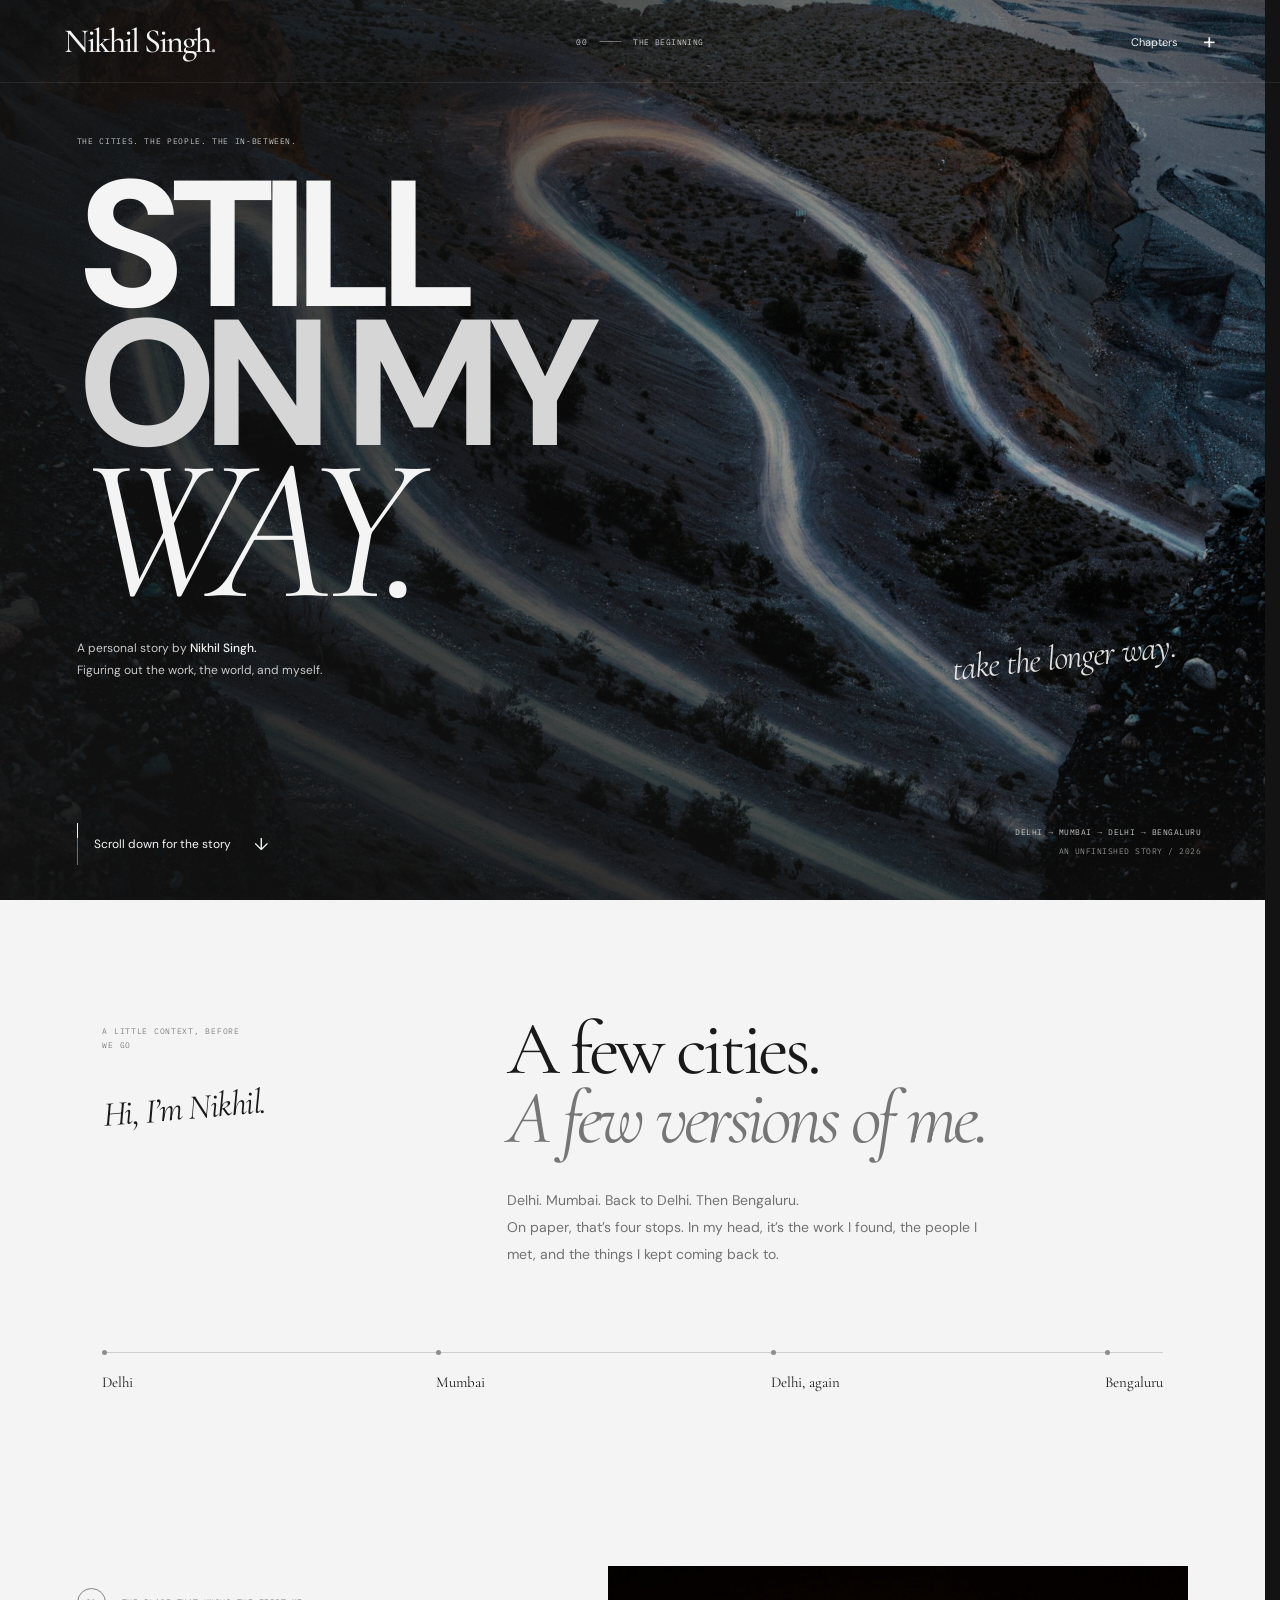
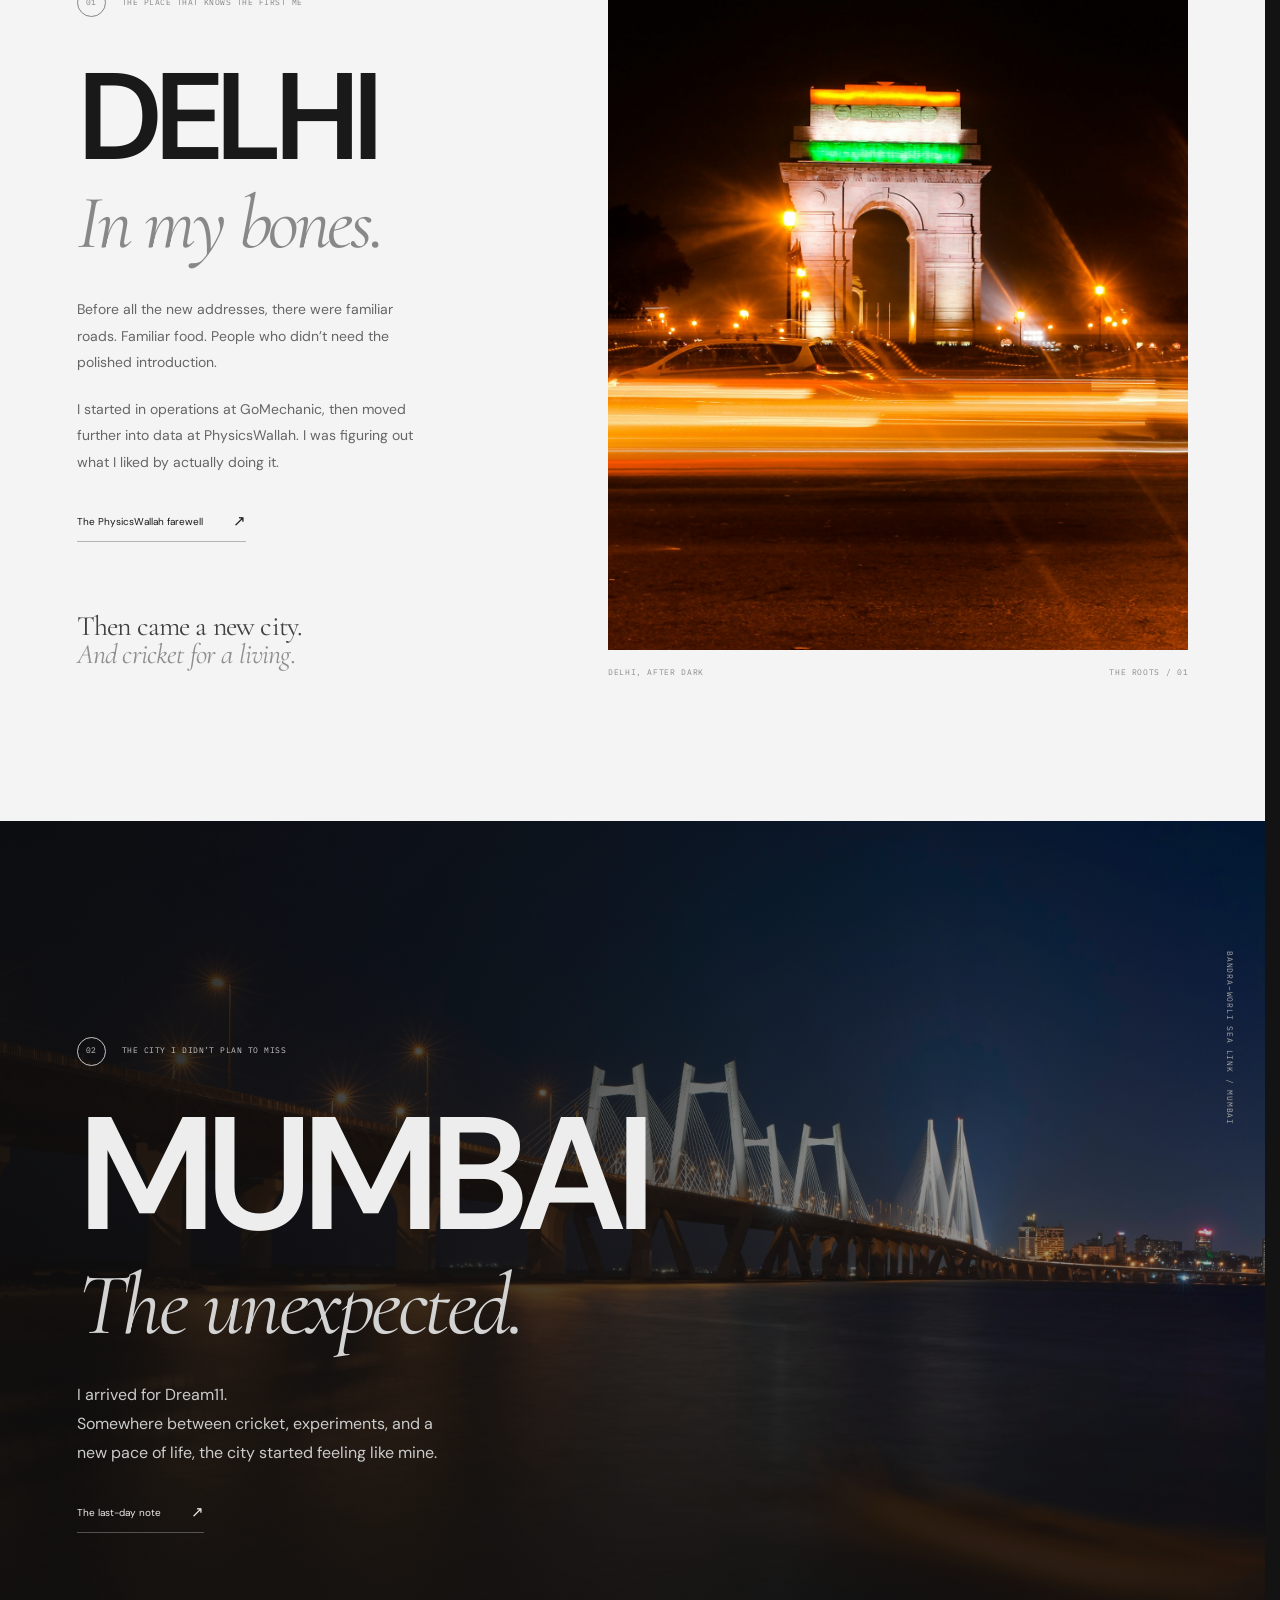
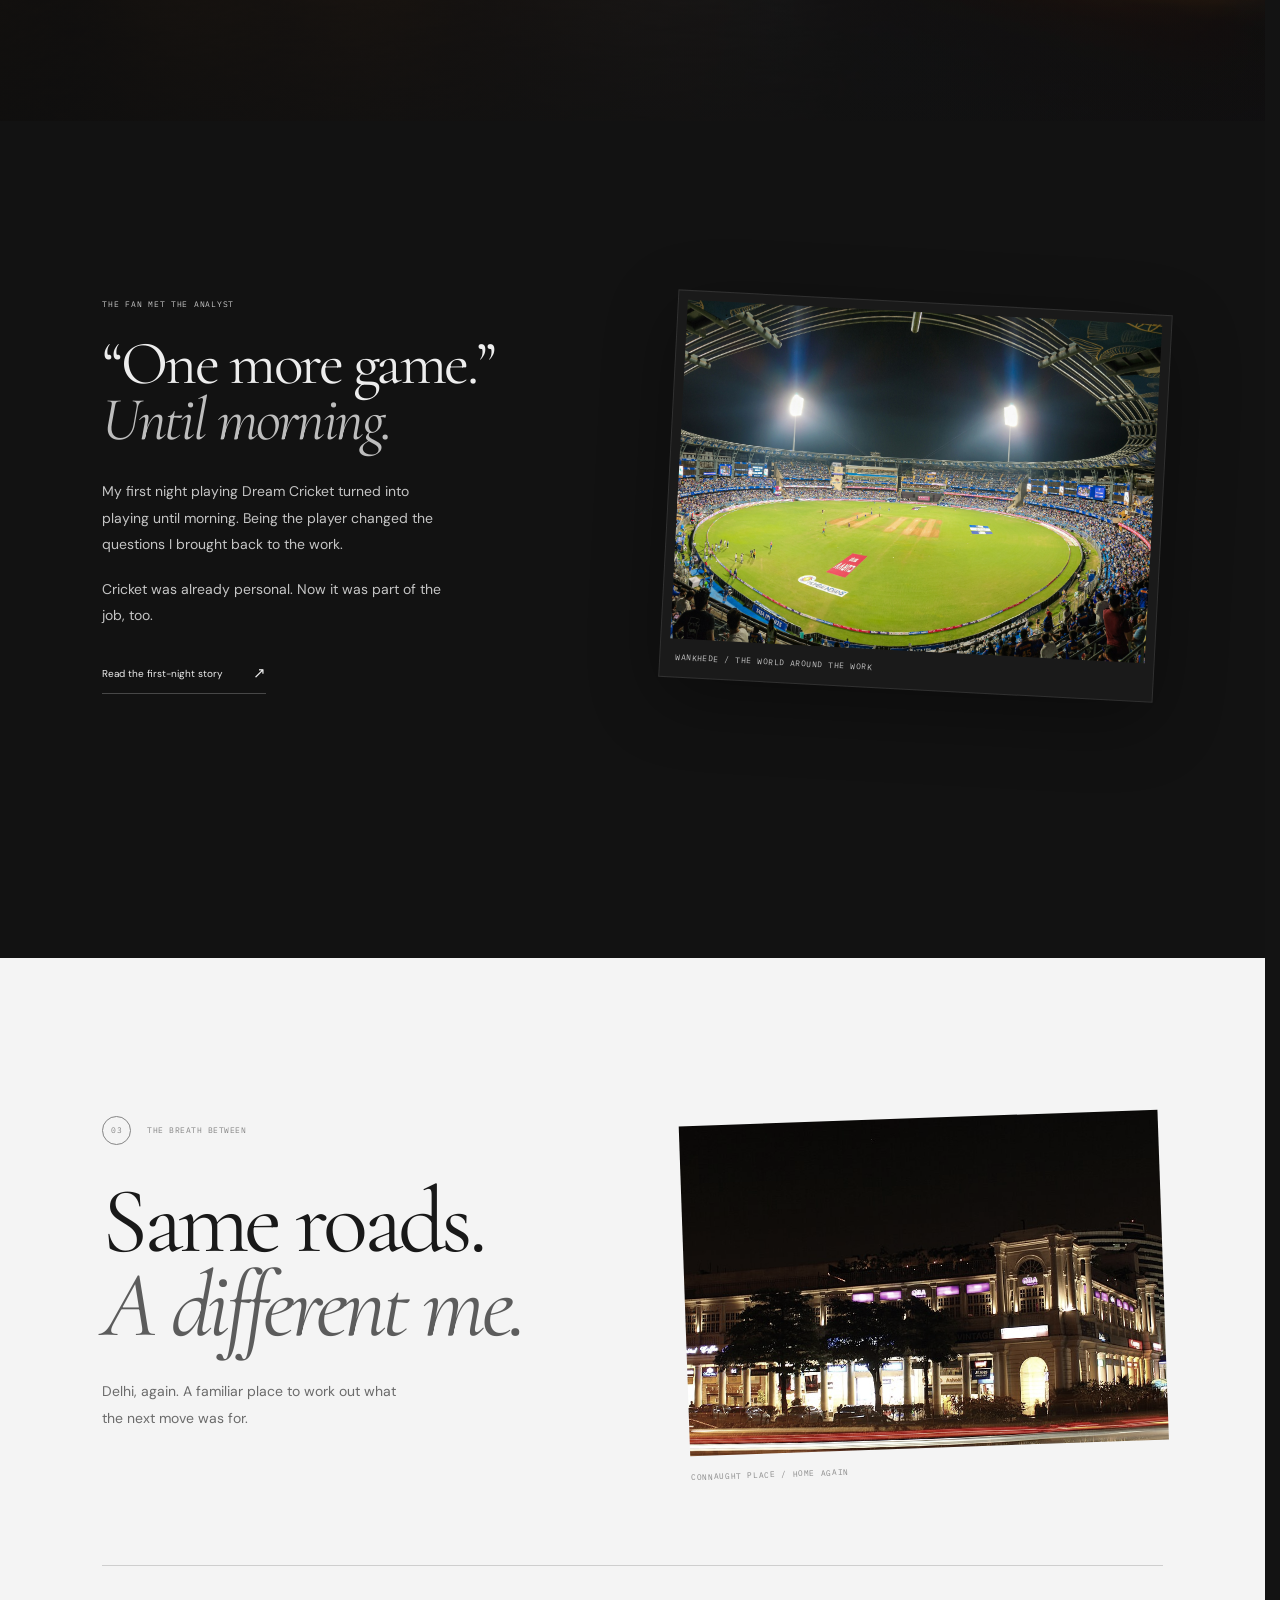
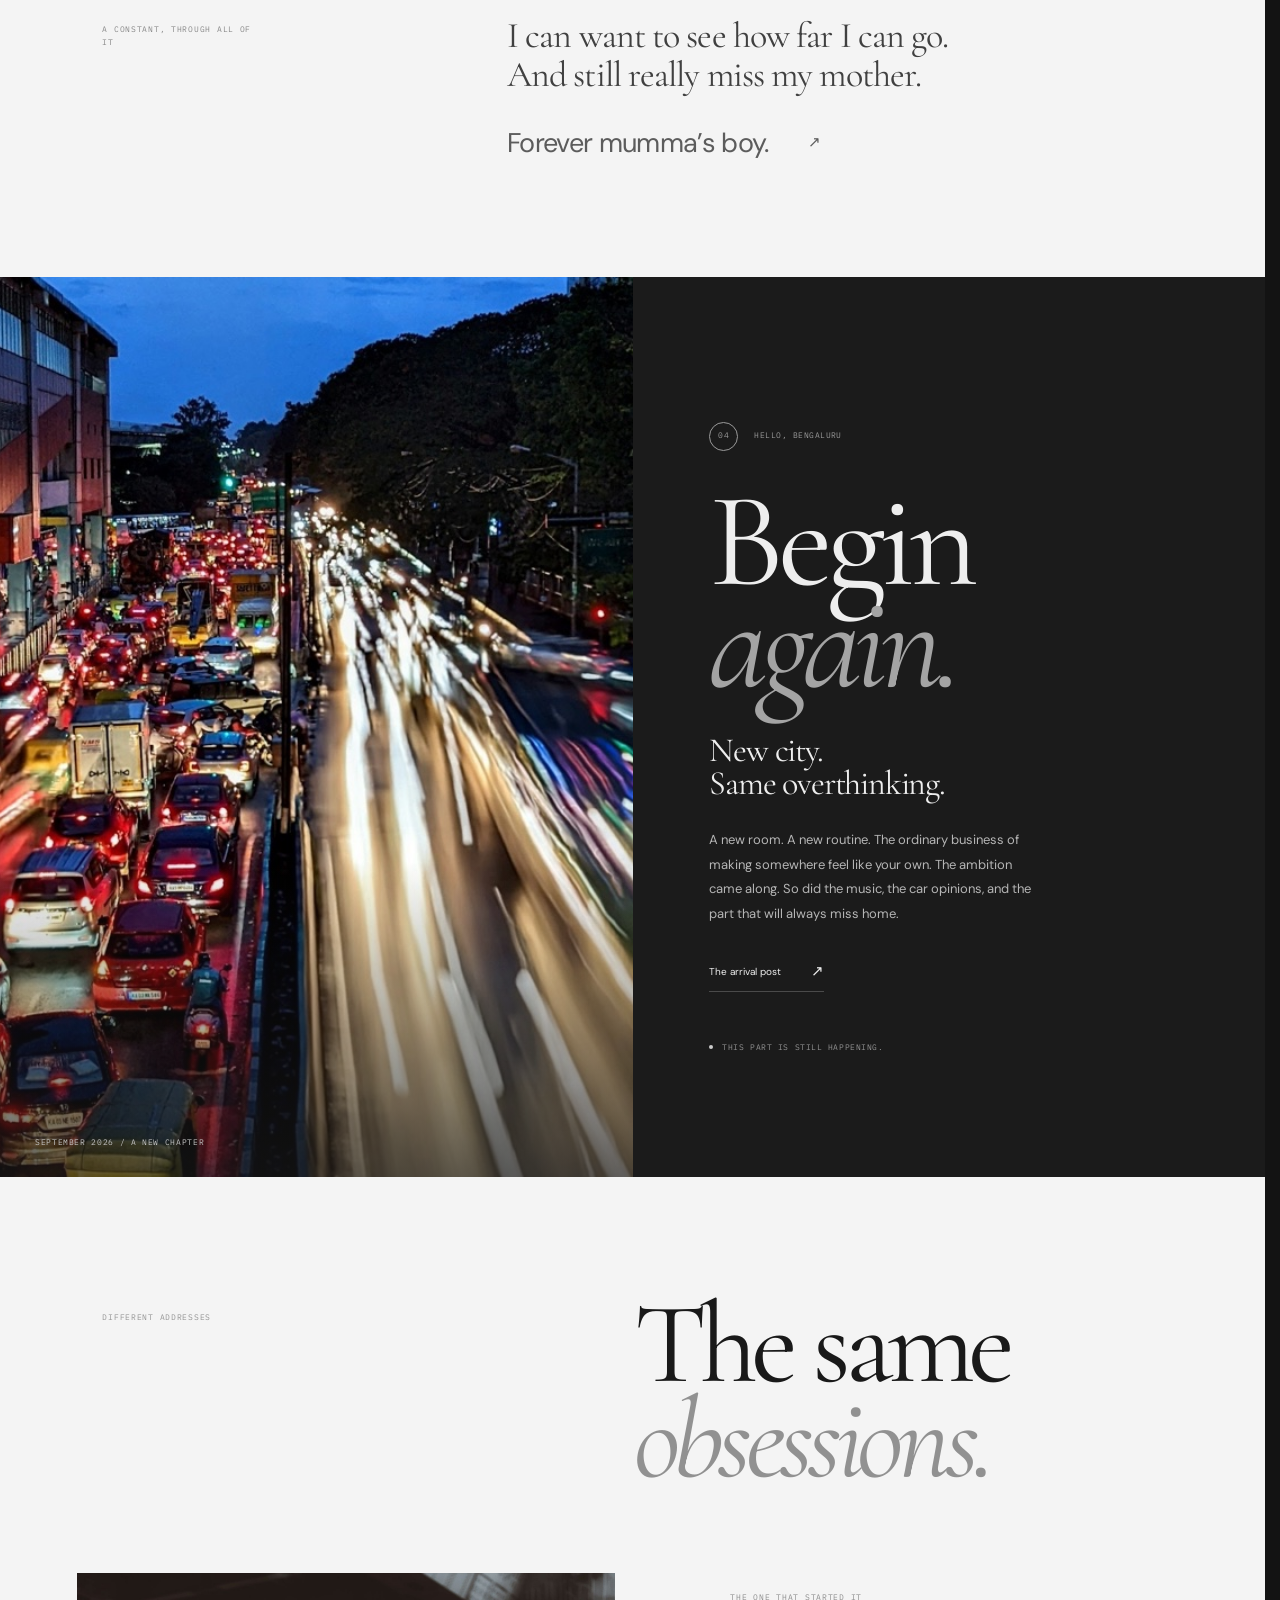
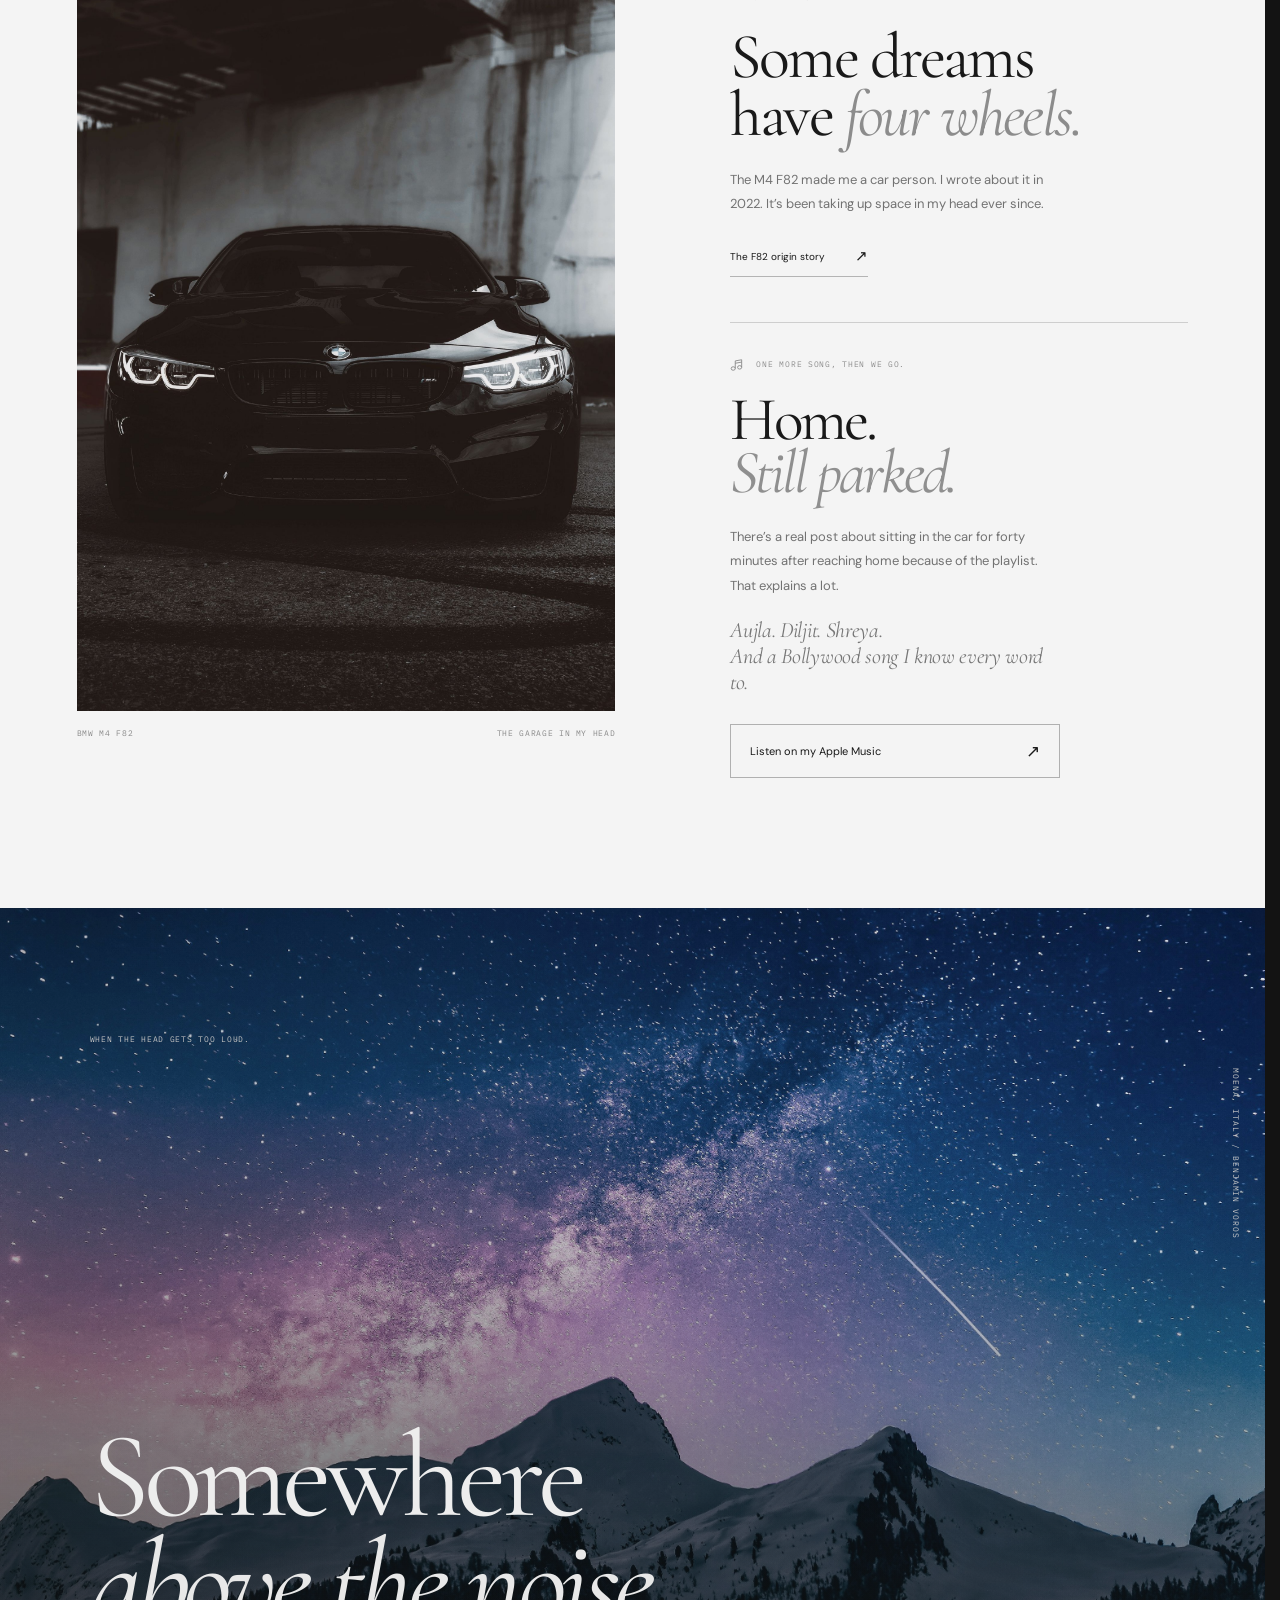
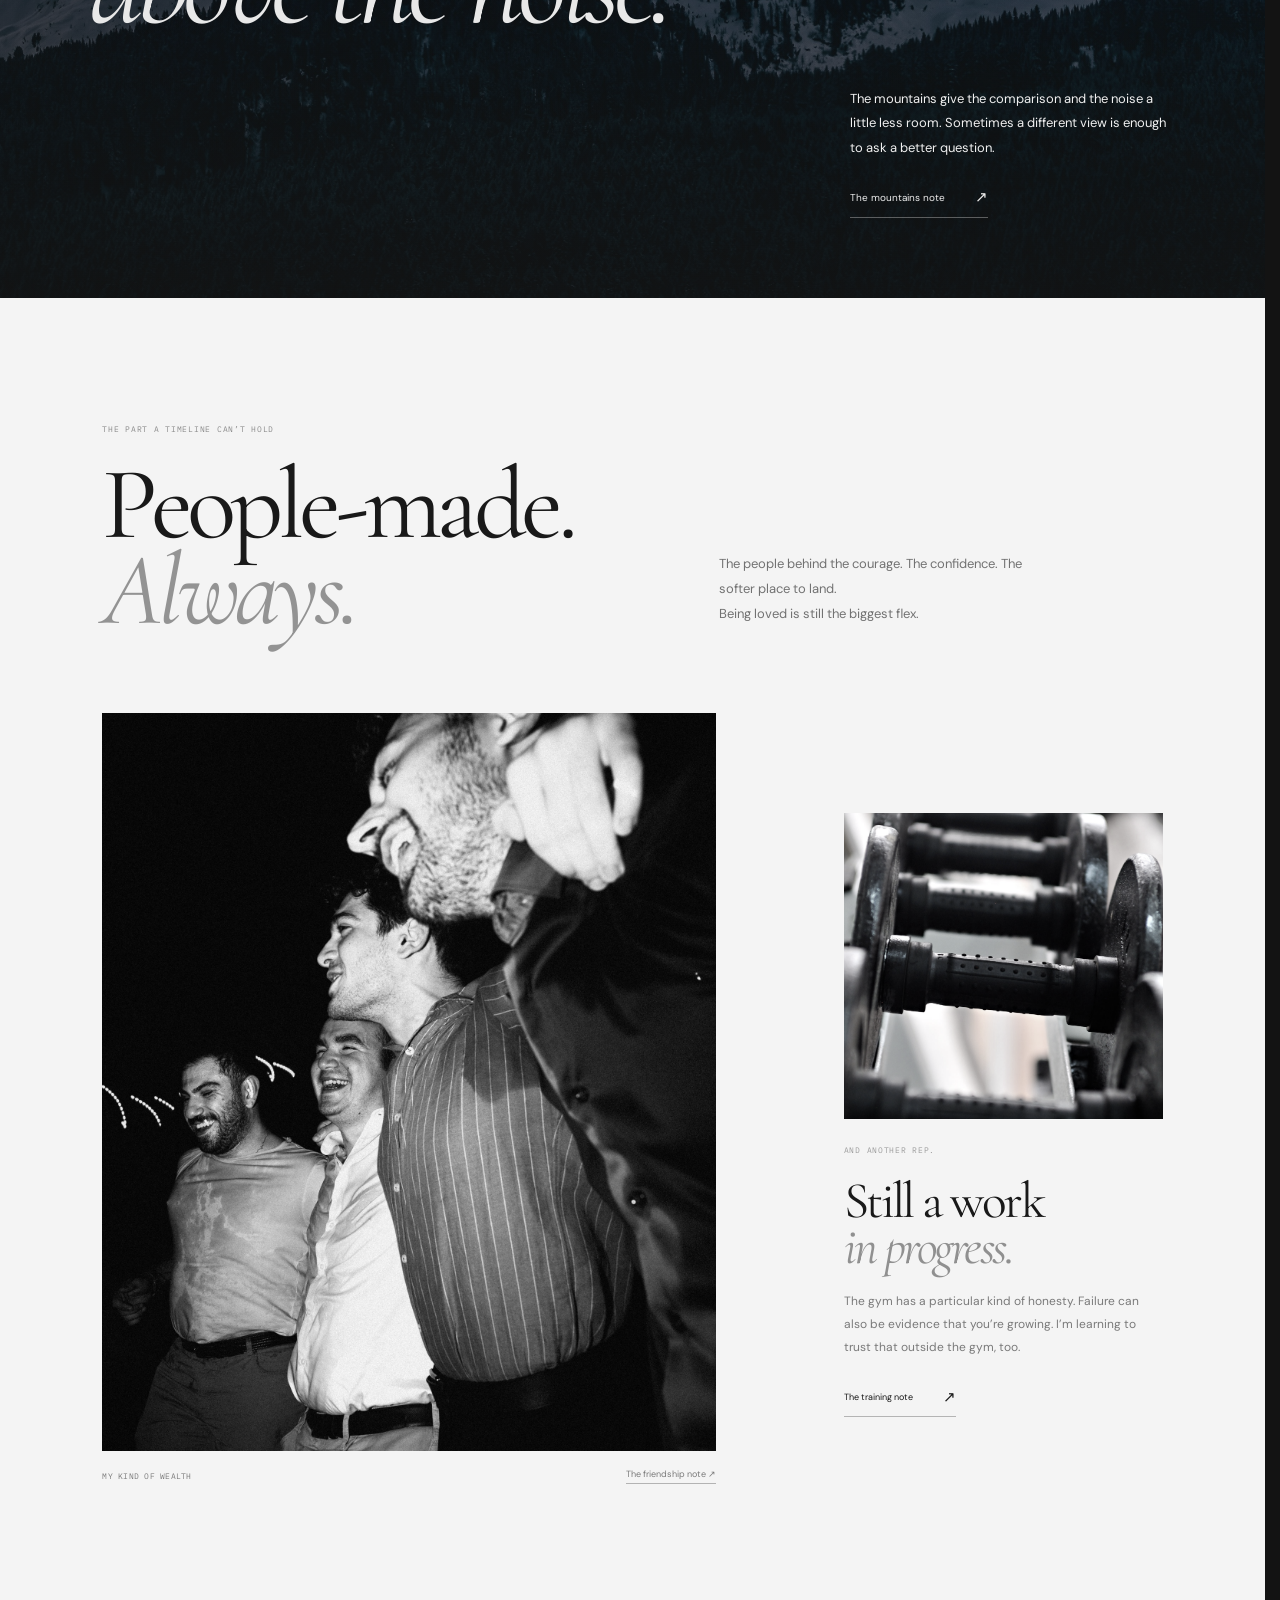
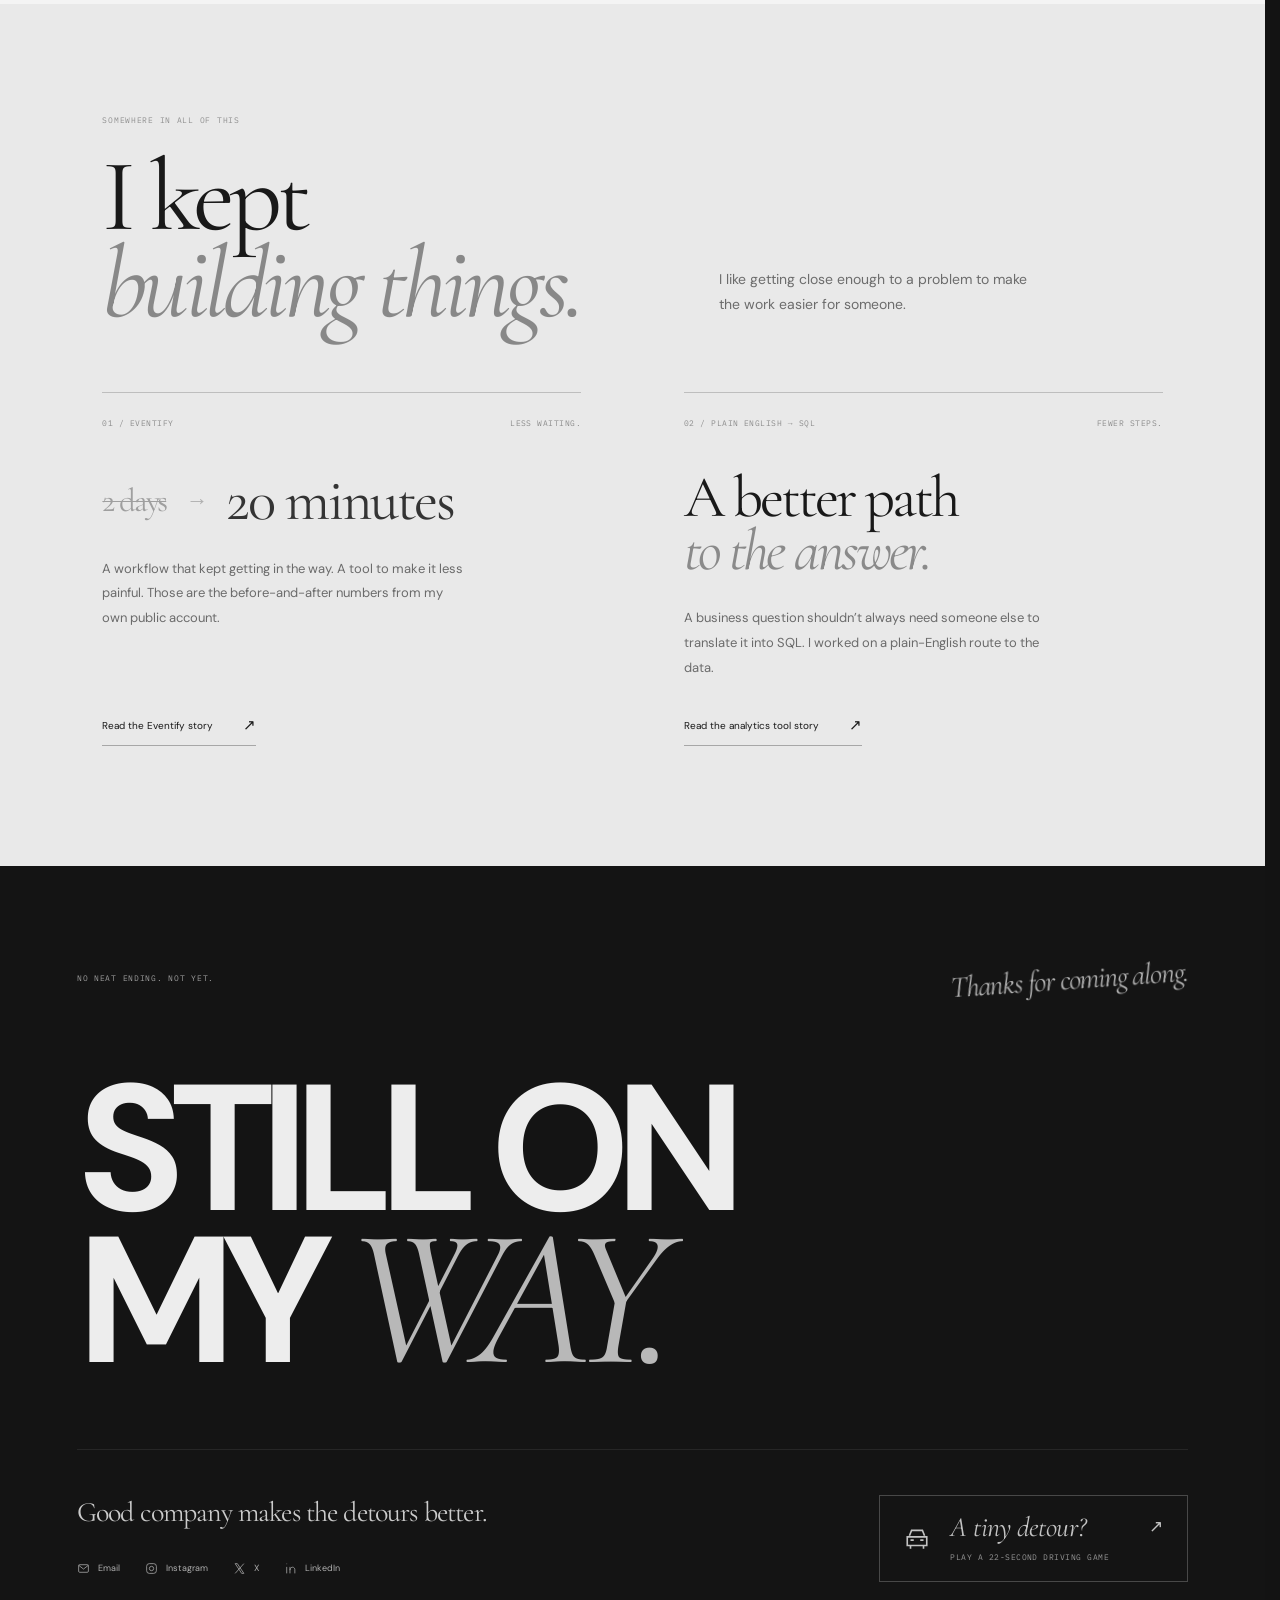
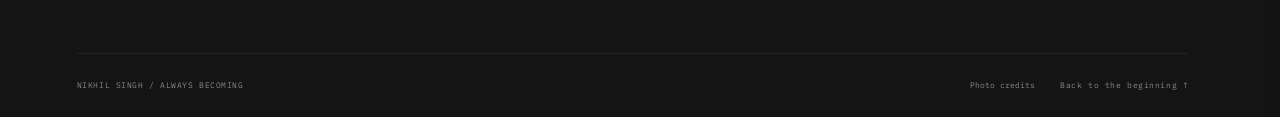
<file: index.html>
<!doctype html>
<html lang="en">
<head>
<meta charset="utf-8"><meta name="viewport" content="width=device-width,initial-scale=1,viewport-fit=cover"><meta name="robots" content="index,follow"><meta name="theme-color" content="#131313">
<title>Nikhil Singh — Still on my way</title><meta name="description" content="Delhi. Mumbai. Home again. Bengaluru. A personal story by Nikhil Singh.">
<link rel="canonical" href="https://itsnikhilversee.in/">
<meta name="author" content="Nikhil Singh">
<meta property="og:type" content="website">
<meta property="og:url" content="https://itsnikhilversee.in/">
<meta property="og:title" content="Nikhil Singh — Still on my way">
<meta property="og:description" content="Delhi. Mumbai. Home again. Bengaluru. The cities, people, work, and obsessions that made me.">
<meta property="og:image" content="https://itsnikhilversee.in/assets/social-card-still-on-my-way.jpg">
<meta property="og:image:width" content="1200"><meta property="og:image:height" content="630">
<meta property="og:image:alt" content="Still on my way — Nikhil Singh’s personal story, over a winding mountain road at night">
<meta name="twitter:card" content="summary_large_image">
<meta name="twitter:title" content="Nikhil Singh — Still on my way">
<meta name="twitter:description" content="The cities, the people, and the in-between. A personal story by Nikhil Singh.">
<meta name="twitter:image" content="https://itsnikhilversee.in/assets/social-card-still-on-my-way.jpg">
<link rel="preload" href="assets/mountain-dusk.jpg" as="image" fetchpriority="high">
<link rel="icon" href="assets/favicon.svg" type="image/svg+xml">
<link rel="stylesheet" href="fonts.css?v=20261027-story"><link rel="stylesheet" href="style.css?v=20261027-story"><link rel="stylesheet" href="game.css?v=20261027-story"><script defer src="bundle.js?v=20261027-story"></script>
<script async src="https://www.googletagmanager.com/gtag/js?id=G-YRV7RXD71C"></script>
<script>window.dataLayer=window.dataLayer||[];function gtag(){dataLayer.push(arguments)}gtag('js',new Date());if(['itsnikhilversee.in','www.itsnikhilversee.in'].includes(location.hostname))gtag('config','G-YRV7RXD71C');</script>
</head>
<body>
<svg class="symbols" xmlns="http://www.w3.org/2000/svg" aria-hidden="true"><defs>
<symbol id="arrow" viewBox="0 0 24 24"><path d="M5 19 19 5M5 5h14v14"/></symbol>
<symbol id="car" viewBox="0 0 24 24"><path d="m5 9 2-5h10l2 5M3 10h18v8H3zM6 18v3m12-3v3M6 13h3m6 0h3"/></symbol>
<symbol id="music" viewBox="0 0 24 24"><path d="M9 18V5l11-2v13M9 9l11-2"/><ellipse cx="5.5" cy="18" rx="3.5" ry="3"/><ellipse cx="16.5" cy="16" rx="3.5" ry="3"/></symbol>
<symbol id="mail" viewBox="0 0 24 24"><rect x="3" y="5" width="18" height="14" rx="2"/><path d="m3 6 9 7 9-7"/></symbol>
<symbol id="instagram" viewBox="0 0 24 24"><rect x="3" y="3" width="18" height="18" rx="5"/><circle cx="12" cy="12" r="4"/><path d="M17.5 6.5h.01"/></symbol>
<symbol id="linkedin" viewBox="0 0 24 24"><path d="M5 9v12M5 3v1M11 21V9m0 6c0-7 9-7 9-1v7"/></symbol>
<symbol id="x" viewBox="0 0 24 24"><path d="M4 3h4l12 18h-4L4 3Zm0 18L20 3"/></symbol>
<symbol id="map" viewBox="0 0 24 24"><path d="m3 5 6-2 6 2 6-2v16l-6 2-6-2-6 2V5Zm6-2v16m6-14v16"/></symbol>
<symbol id="book" viewBox="0 0 24 24"><path d="M12 5C8 2 4 3 2 4v15c3-1 7-1 10 2m0-16c4-3 8-2 10-1v15c-3-1-7-1-10 2V5Z"/></symbol>
</defs></svg>
<a class="skip" href="#prologue">Skip the opening</a>
<header class="masthead"><a class="wordmark" href="#start" aria-label="Nikhil Singh, back to the beginning">Nikhil Singh<span>.</span></a><div class="reading-location" aria-live="off"><span id="chapterNumber">00</span><i></i><span id="chapterName">THE BEGINNING</span></div><button class="index-toggle" aria-haspopup="dialog" aria-controls="chapterIndex">Chapters <span>+</span></button><div class="reading-progress" aria-hidden="true"><span id="readingProgress"></span></div></header>
<main id="story">
<section class="hero" id="start" data-chapter="00" data-name="THE BEGINNING" aria-labelledby="heroTitle">
<div class="hero-photo"><img src="assets/mountain-dusk.jpg" alt="Light trails follow a winding mountain road through a valley at dusk" fetchpriority="high"><div class="hero-shade"></div></div>
<div class="hero-content"><p class="eyebrow">THE CITIES. THE PEOPLE. THE IN-BETWEEN.</p><h1 id="heroTitle"><span>STILL</span><span>ON MY</span><span><em>WAY.</em></span></h1><div class="hero-intro"><p>A personal story by <b>Nikhil Singh.</b><br>Figuring out the work, the world, and myself.</p><span class="hero-handwriting">take the longer way.</span></div></div>
<a class="scroll-invitation" href="#prologue"><span class="scroll-line"></span><span>Scroll down for the story</span><span>↓</span></a><div class="hero-edition"><span>DELHI → MUMBAI → DELHI → BENGALURU</span><span>AN UNFINISHED STORY / 2026</span></div>
</section>
<section class="prologue light" id="prologue" aria-labelledby="prologueTitle">
<div class="prologue-meta"><span class="eyebrow">A LITTLE CONTEXT, BEFORE WE GO</span><span class="handwriting">Hi, I’m Nikhil.</span></div><div class="prologue-copy"><h2 id="prologueTitle" class="reveal">A few cities.<br><em>A few versions of me.</em></h2><p class="reveal">Delhi. Mumbai. Back to Delhi. Then Bengaluru.<br>On paper, that’s four stops. In my head, it’s the work I found, the people I met, and the things I kept coming back to.</p></div><div class="route-line" aria-label="My journey: Delhi, Mumbai, Delhi again, Bengaluru"><span>Delhi</span><span>Mumbai</span><span>Delhi, again</span><span>Bengaluru</span></div>
</section>
<section class="delhi city-spread light" id="delhi" data-chapter="01" data-name="DELHI / THE ROOTS" aria-labelledby="delhiTitle">
<div class="city-copy"><p class="chapter-label"><span>01</span> THE PLACE THAT KNOWS THE FIRST ME</p><h2 id="delhiTitle" class="display reveal">DELHI<span class="serif-line">In my bones.</span></h2><div class="city-body reveal"><p>Before all the new addresses, there were familiar roads. Familiar food. People who didn’t need the polished introduction.</p><p>I started in operations at GoMechanic, then moved further into data at PhysicsWallah. I was figuring out what I liked by actually doing it.</p><a class="text-link" href="https://www.linkedin.com/feed/update/urn:li:activity:7297874172808937472/" target="_blank" rel="noopener noreferrer">The PhysicsWallah farewell <span>↗</span></a></div><p class="chapter-turn reveal">Then came a new city.<br><em>And cricket for a living.</em></p></div>
<figure class="city-photo reveal"><div class="photo-window"><img src="assets/delhi-india-gate-night.jpg" alt="India Gate illuminated at night in Delhi" loading="lazy"></div><figcaption><span>DELHI, AFTER DARK</span><span>THE ROOTS / 01</span></figcaption></figure>
</section>
<section class="mumbai night-story" id="mumbai" data-chapter="02" data-name="MUMBAI / THE UNEXPECTED" aria-labelledby="mumbaiTitle">
<div class="night-sticky"><img src="assets/mumbai-sea-link-night.jpg" alt="The illuminated Bandra–Worli Sea Link across Mumbai’s dark water" loading="lazy"><div class="night-shade"></div><span class="night-photo-caption">BANDRA–WORLI SEA LINK / MUMBAI</span></div>
<div class="mumbai-beats"><div class="mumbai-arrival"><p class="chapter-label"><span>02</span> THE CITY I DIDN’T PLAN TO MISS</p><h2 id="mumbaiTitle" class="display reveal">MUMBAI<span class="serif-line">The unexpected.</span></h2><p class="mumbai-intro reveal">I arrived for Dream11.<br>Somewhere between cricket, experiments, and a new pace of life, the city started feeling like mine.</p><a class="text-link reveal" href="https://www.linkedin.com/feed/update/urn:li:activity:7471056192446976000/" target="_blank" rel="noopener noreferrer">The last-day note <span>↗</span></a></div>
<div class="cricket-beat"><div class="cricket-copy reveal"><p class="eyebrow">THE FAN MET THE ANALYST</p><h3>“One more game.”<br><em>Until morning.</em></h3><p>My first night playing Dream Cricket turned into playing until morning. Being the player changed the questions I brought back to the work.</p><p>Cricket was already personal. Now it was part of the job, too.</p><a class="text-link" href="https://www.linkedin.com/feed/update/urn:li:activity:7477601772543328256/" target="_blank" rel="noopener noreferrer">Read the first-night story <span>↗</span></a></div><figure class="cricket-photo reveal"><img src="assets/cricket-night.jpg" alt="Cricket fans fill Wankhede Stadium under the floodlights" loading="lazy"><figcaption>WANKHEDE / THE WORLD AROUND THE WORK</figcaption></figure></div>
</div>
</section>
<section class="home-return light" id="home" data-chapter="03" data-name="DELHI, AGAIN / HOME" aria-labelledby="homeTitle">
<div class="return-heading"><p class="chapter-label"><span>03</span> THE BREATH BETWEEN</p><h2 id="homeTitle" class="reveal">Same roads.<br><em>A different me.</em></h2><p class="reveal">Delhi, again. A familiar place to work out what the next move was for.</p></div><figure class="return-photo reveal"><img src="assets/delhi-connaught-place-night.jpg" alt="Connaught Place’s familiar white colonnades at night in Delhi" loading="lazy"><figcaption>CONNAUGHT PLACE / HOME AGAIN</figcaption></figure><div class="home-letter reveal"><span class="eyebrow">A CONSTANT, THROUGH ALL OF IT</span><p>I can want to see how far I can go.<br>And still really miss my mother.</p><a href="https://x.com/itsnikhilversee/status/2108875377791951186" target="_blank" rel="noopener noreferrer" class="handwriting text-link">Forever mumma’s boy. <span>↗</span></a></div>
</section>
<section class="bengaluru" id="bengaluru" data-chapter="04" data-name="BENGALURU / BEGIN AGAIN" aria-labelledby="bengaluruTitle"><figure class="blr-photo reveal"><img src="assets/bengaluru-night-traffic.jpg" alt="Traffic and light trails on a tree-lined Bengaluru road at night" loading="lazy"><figcaption>SEPTEMBER 2026 / A NEW CHAPTER</figcaption></figure><div class="blr-copy"><p class="chapter-label"><span>04</span> HELLO, BENGALURU</p><h2 id="bengaluruTitle" class="reveal">Begin<br><em>again.</em></h2><p class="blr-standfirst reveal">New city.<br>Same overthinking.</p><p class="reveal">A new room. A new routine. The ordinary business of making somewhere feel like your own. The ambition came along. So did the music, the car opinions, and the part that will always miss home.</p><a class="text-link reveal" href="https://x.com/itsnikhilversee/status/2102736767963263405" target="_blank" rel="noopener noreferrer">The arrival post <span>↗</span></a><span class="current-note"><i></i> THIS PART IS STILL HAPPENING.</span></div></section>
<section class="carried light" id="afterhours" data-chapter="05" data-name="THE THINGS THAT CAME ALONG" aria-labelledby="carriedTitle"><div class="carried-heading"><p class="eyebrow">DIFFERENT ADDRESSES</p><h2 id="carriedTitle" class="reveal">The same<br><em>obsessions.</em></h2></div><div class="garage-layout"><figure class="garage-photo reveal"><img src="assets/bmw-f82-black.jpg" alt="A black BMW M4 F82 beneath a concrete structure, its white halo headlights illuminated" loading="lazy"><figcaption><span>BMW M4 F82</span><span>THE GARAGE IN MY HEAD</span></figcaption></figure><div class="garage-copy"><div class="car-note reveal"><p class="eyebrow">THE ONE THAT STARTED IT</p><h3>Some dreams<br>have <em>four wheels.</em></h3><p>The M4 F82 made me a car person. I wrote about it in 2022. It’s been taking up space in my head ever since.</p><a class="text-link" href="https://x.com/itsnikhilversee/status/1604792148263436289" target="_blank" rel="noopener noreferrer">The F82 origin story <span>↗</span></a></div><div class="music-note reveal"><div class="music-meta"><svg><use href="#music"/></svg><span class="eyebrow">ONE MORE SONG, THEN WE GO.</span></div><h3>Home.<br><em>Still parked.</em></h3><p>There’s a real post about sitting in the car for forty minutes after reaching home because of the playlist. That explains a lot.</p><p class="artist-line">Aujla. Diljit. Shreya.<br>And a Bollywood song I know every word to.</p><a class="music-link" href="https://music.apple.com/profile/itsnikhilversee" target="_blank" rel="noopener noreferrer">Listen on my Apple Music <span>↗</span></a></div></div></div></section>
<section class="mountains" id="mountains" data-chapter="06" data-name="A LITTLE ALTITUDE" aria-labelledby="mountainsTitle"><div class="mountain-photo"><img src="assets/mountain-stars-hd.jpg" alt="Snow-covered mountains and pine forests beneath the Milky Way in Moena, Italy" loading="lazy"><div></div></div><div class="mountain-copy"><p class="eyebrow">WHEN THE HEAD GETS TOO LOUD.</p><h2 id="mountainsTitle" class="reveal">Somewhere<br><em>above the noise.</em></h2><div class="mountain-note reveal"><p>The mountains give the comparison and the noise a little less room. Sometimes a different view is enough to ask a better question.</p><a class="text-link" href="https://x.com/itsnikhilversee/status/2080717938701836336" target="_blank" rel="noopener noreferrer">The mountains note <span>↗</span></a></div></div><span class="mountain-caption">MOENA, ITALY / BENJAMIN VOROS</span></section>
<section class="people light" id="people" data-chapter="07" data-name="PEOPLE-MADE" aria-labelledby="peopleTitle"><div class="people-heading"><p class="eyebrow">THE PART A TIMELINE CAN’T HOLD</p><h2 id="peopleTitle" class="reveal">People-made.<br><em>Always.</em></h2><p class="reveal">The people behind the courage. The confidence. The softer place to land.<br>Being loved is still the biggest flex.</p></div><div class="people-photos"><figure class="friends-photo reveal"><img src="assets/people-night.jpg" alt="An illustrative black-and-white photograph of friends embracing and laughing at night" loading="lazy"><figcaption><span>MY KIND OF WEALTH</span><a href="https://www.linkedin.com/feed/update/urn:li:activity:7489526646002089985/" target="_blank" rel="noopener noreferrer">The friendship note ↗</a></figcaption></figure><div class="training-note reveal"><figure><img src="assets/iron-night.jpg" alt="A close view of iron dumbbells on a gym rack" loading="lazy"></figure><span class="eyebrow">AND ANOTHER REP.</span><h3>Still a work<br><em>in progress.</em></h3><p>The gym has a particular kind of honesty. Failure can also be evidence that you’re growing. I’m learning to trust that outside the gym, too.</p><a class="text-link" href="https://www.linkedin.com/feed/update/urn:li:activity:7461664315939561472/" target="_blank" rel="noopener noreferrer">The training note <span>↗</span></a></div></div></section>
<section class="building light" id="building" data-chapter="08" data-name="THE BUILDING INSTINCT" aria-labelledby="buildingTitle"><div class="building-heading"><p class="eyebrow">SOMEWHERE IN ALL OF THIS</p><h2 id="buildingTitle" class="reveal">I kept<br><em>building things.</em></h2><p class="reveal">I like getting close enough to a problem to make the work easier for someone.</p></div><div class="build-notes"><article class="build-note reveal"><div class="build-label"><span>01 / EVENTIFY</span><span>LESS WAITING.</span></div><div class="eventify-figure"><span>2 days</span><span aria-hidden="true">→</span><strong>20 minutes</strong></div><p>A workflow that kept getting in the way. A tool to make it less painful. Those are the before-and-after numbers from my own public account.</p><a class="text-link" href="https://www.linkedin.com/feed/update/urn:li:activity:7467790924903960576/" target="_blank" rel="noopener noreferrer">Read the Eventify story <span>↗</span></a></article><article class="build-note reveal"><div class="build-label"><span>02 / PLAIN ENGLISH → SQL</span><span>FEWER STEPS.</span></div><h3>A better path<br><em>to the answer.</em></h3><p>A business question shouldn’t always need someone else to translate it into SQL. I worked on a plain-English route to the data.</p><a class="text-link" href="https://www.linkedin.com/feed/update/urn:li:activity:7462728862700007424/" target="_blank" rel="noopener noreferrer">Read the analytics tool story <span>↗</span></a></article></div></section>
<section class="ending" id="hello" data-chapter="09" data-name="STILL ON MY WAY" aria-labelledby="endingTitle"><div class="ending-top"><span class="eyebrow">NO NEAT ENDING. NOT YET.</span><span class="handwriting">Thanks for coming along.</span></div><h2 id="endingTitle" class="reveal">STILL ON<br>MY <em>WAY.</em></h2><div class="ending-bottom"><div class="hello-copy"><p>Good company makes the detours better.</p><div class="social-links"><a href="mailto:nikhilsingh77769@gmail.com" aria-label="Email Nikhil"><svg><use href="#mail"/></svg><span>Email</span></a><a href="https://www.instagram.com/itsnikhilversee/" aria-label="Nikhil on Instagram" target="_blank" rel="noopener noreferrer"><svg><use href="#instagram"/></svg><span>Instagram</span></a><a href="https://x.com/itsnikhilversee" aria-label="Nikhil on X" target="_blank" rel="noopener noreferrer"><svg><use href="#x"/></svg><span>X</span></a><a href="https://www.linkedin.com/in/itsnikhilversee/" aria-label="Nikhil on LinkedIn" target="_blank" rel="noopener noreferrer"><svg><use href="#linkedin"/></svg><span>LinkedIn</span></a></div></div><button class="play-detour" data-play-drive><svg><use href="#car"/></svg><span>A tiny detour?<small>PLAY A 22-SECOND DRIVING GAME</small></span><b>↗</b></button></div><footer><span>NIKHIL SINGH / ALWAYS BECOMING</span><button data-story="credits">Photo credits</button><a href="#start">Back to the beginning ↑</a></footer></section>
</main>
<dialog class="chapter-index" id="chapterIndex" aria-labelledby="indexTitle"><div class="index-top"><span class="eyebrow">ONE STORY. TAKE YOUR TIME.</span><button class="close-button" data-close="chapterIndex" aria-label="Close chapters">×</button></div><h2 id="indexTitle">The chapters.</h2><nav aria-label="Jump to a chapter"><a href="#delhi"><span>01</span><b>Delhi</b><em>The roots</em></a><a href="#mumbai"><span>02</span><b>Mumbai</b><em>The unexpected</em></a><a href="#home"><span>03</span><b>Home again</b><em>The constant</em></a><a href="#bengaluru"><span>04</span><b>Bengaluru</b><em>Begin again</em></a><a href="#afterhours"><span>05</span><b>What came along</b><em>The obsessions</em></a><a href="#mountains"><span>06</span><b>A little altitude</b><em>Less noise</em></a><a href="#people"><span>07</span><b>People-made</b><em>Always</em></a><a href="#building"><span>08</span><b>The building instinct</b><em>Still curious</em></a><a href="#hello"><span>09</span><b>Say hello</b><em>Good company</em></a></nav><p class="index-foot">Everything unfolds as you scroll. These are shortcuts.</p></dialog>
<dialog class="reader-dialog" id="reader" aria-labelledby="readerTitle"><button class="reader-close close-button" data-close="reader" aria-label="Close story">×</button><figure><img id="readerImage" src="assets/mountain-dusk.jpg" alt=""><figcaption id="readerCaption"></figcaption></figure><article><p id="readerKicker" class="eyebrow"></p><h2 id="readerTitle"></h2><div id="readerBody"></div><a id="readerSource" class="text-link" target="_blank" rel="noopener noreferrer">The original story <svg><use href="#arrow"/></svg></a></article></dialog>
<dialog class="drive-dialog" id="pocketDrive" aria-labelledby="drive-title" aria-describedby="drive-instructions"><div class="drive-wrap"><div class="drive-top"><span class="mono">NIKHIL’S SIDE QUESTS / 01</span><button class="drive-close" type="button" aria-label="Close little driving game">Close <span aria-hidden="true">×</span></button></div><h2 class="drive-title" id="drive-title">A little<br> <em>detour.</em></h2><p class="drive-intro" id="drive-instructions">Pick up the petrol. Dodge the cones. Use the arrows, tap, or swipe to steer. Just 22 seconds on the scenic route.</p><div class="drive-dashboard"><div class="drive-meter"><svg viewBox="0 0 20 24" aria-hidden="true"><path d="M2 21h13M4 20V3h8v17M5 5h6v5H5M12 7l5 4v8q0 3-3 0v-5"/></svg><div class="fuel-bar" id="driveFuelLabel" role="progressbar" aria-label="Fuel remaining" aria-valuemin="0" aria-valuemax="100" aria-valuenow="75"><span id="driveFuel"></span></div></div><div class="drive-distance"><b id="driveDistance">0.00</b><span>KM</span></div></div><div class="drive-arena"><canvas id="driveCanvas" aria-label="A small nostalgic road with a car, fuel cans, and traffic cones"></canvas><button class="drive-start" id="driveStart" type="button">Let’s drive</button></div><p class="drive-message" id="driveMessage" role="status" aria-live="polite">No rush. Just a little detour.</p><div class="drive-controls"><button type="button" data-steer="left" aria-label="Steer left">←</button><span class="mono">← → KEYS / TAP / SWIPE<br> FUEL UP. KEEP ROLLING.</span><button type="button" data-steer="right" aria-label="Steer right">→</button></div><div class="drive-foot"><b>LONGEST DETOUR: <span id="driveBest">0.00 KM</span></b><span>YOUR BEST STAYS ON THIS DEVICE.</span></div></div></dialog>
</body>
</html>
</file>
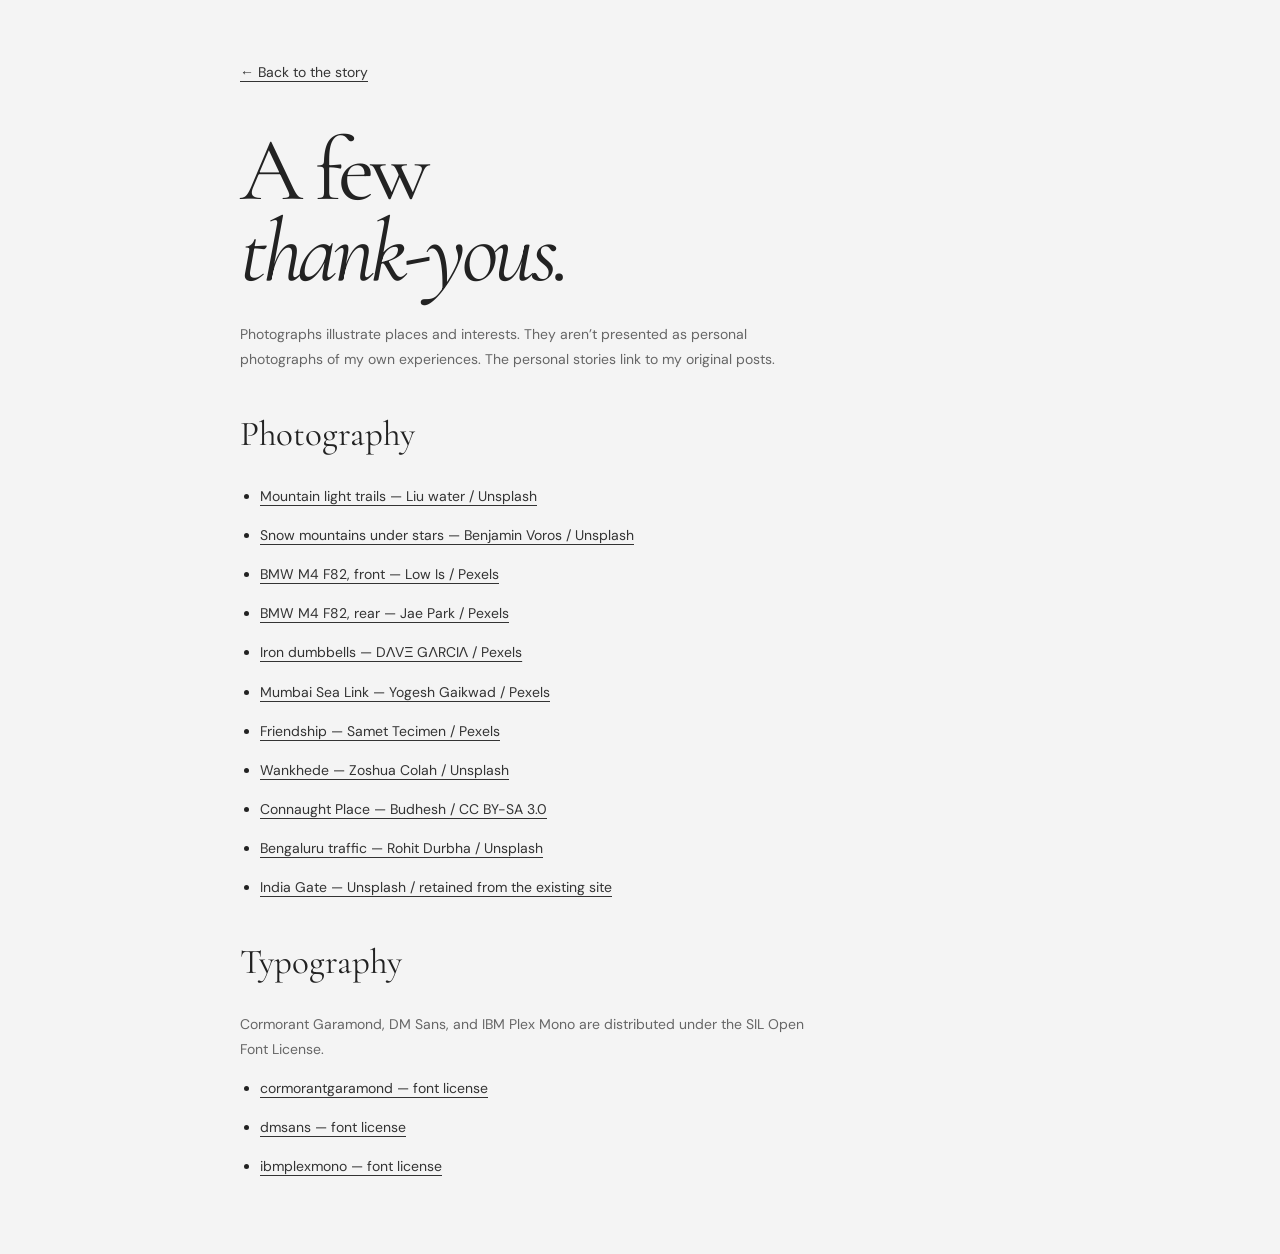
<file: credits.html>
<!doctype html><html lang="en"><head><meta charset="utf-8"><meta name="viewport" content="width=device-width,initial-scale=1"><title>Photography credits — Nikhil Singh</title><link rel="stylesheet" href="fonts.css?v=20261027-story"><style>body{margin:0;padding:60px max(7vw,24px);font:14px/1.8 'DM Sans',Arial,sans-serif;color:#222;background:#f4f4f4}main{max-width:800px;margin:auto}h1{font:400 clamp(58px,8vw,90px)/.9 'Cormorant Garamond',Georgia,serif;letter-spacing:-.05em;margin:45px 0 30px}h2{font:400 35px 'Cormorant Garamond',Georgia,serif;margin-top:40px}p{max-width:580px;color:#666}a{text-underline-offset:4px;color:#333}li{margin:14px 0}ul{padding-left:20px}</style></head><body><main><a href="/">← Back to the story</a><h1>A few<br><em>thank-yous.</em></h1><p>Photographs illustrate places and interests. They aren’t presented as personal photographs of my own experiences. The personal stories link to my original posts.</p><h2>Photography</h2><ul><li><a href="https://unsplash.com/photos/d2M94wF00gs" target="_blank" rel="noopener noreferrer">Mountain light trails — Liu water / Unsplash</a></li><li><a href="https://unsplash.com/photos/snow-mountain-under-stars-phIFdC6lA4E" target="_blank" rel="noopener noreferrer">Snow mountains under stars — Benjamin Voros / Unsplash</a></li><li><a href="https://www.pexels.com/photo/black-bmw-m4-3581833/" target="_blank" rel="noopener noreferrer">BMW M4 F82, front — Low Is / Pexels</a></li><li><a href="https://www.pexels.com/photo/black-bmw-m4-coupe-3849556/" target="_blank" rel="noopener noreferrer">BMW M4 F82, rear — Jae Park / Pexels</a></li><li><a href="https://www.pexels.com/photo/close-up-view-of-black-dumbbells-in-gym-35567437/" target="_blank" rel="noopener noreferrer">Iron dumbbells — DΛVΞ GΛRCIΛ / Pexels</a></li><li><a href="https://www.pexels.com/photo/bridge-over-the-river-13074008/" target="_blank" rel="noopener noreferrer">Mumbai Sea Link — Yogesh Gaikwad / Pexels</a></li><li><a href="https://www.pexels.com/photo/group-of-friends-celebrating-at-night-38930354/" target="_blank" rel="noopener noreferrer">Friendship — Samet Tecimen / Pexels</a></li><li><a href="https://unsplash.com/photos/uplPFLDsn84" target="_blank" rel="noopener noreferrer">Wankhede — Zoshua Colah / Unsplash</a></li><li><a href="https://commons.wikimedia.org/wiki/File:View_of_Connaught_Place_at_Night.JPG" target="_blank" rel="noopener noreferrer">Connaught Place — Budhesh / CC BY-SA 3.0</a></li><li><a href="https://unsplash.com/photos/pOqnfnwVs90" target="_blank" rel="noopener noreferrer">Bengaluru traffic — Rohit Durbha / Unsplash</a></li><li><a href="https://unsplash.com/s/photos/india-gate" target="_blank" rel="noopener noreferrer">India Gate — Unsplash / retained from the existing site</a></li></ul><h2>Typography</h2><p>Cormorant Garamond, DM Sans, and IBM Plex Mono are distributed under the SIL Open Font License.</p><ul><li><a href="assets/fonts/LICENSE-cormorantgaramond.txt">cormorantgaramond — font license</a></li><li><a href="assets/fonts/LICENSE-dmsans.txt">dmsans — font license</a></li><li><a href="assets/fonts/LICENSE-ibmplexmono.txt">ibmplexmono — font license</a></li></ul></main></body></html>
</file>
<file: fonts.css>
@font-face {
  font-family: 'Cormorant Garamond';
  font-style: italic;
  font-weight: 400;
  font-display: swap;
  src: url(assets/fonts/cormorant-garamond-italic-400.woff2) format('woff2');
  unicode-range: U+0000-00FF, U+0131, U+0152-0153, U+02BB-02BC, U+02C6, U+02DA, U+02DC, U+0304, U+0308, U+0329, U+2000-206F, U+20AC, U+2122, U+2191, U+2193, U+2212, U+2215, U+FEFF, U+FFFD;
}
@font-face {
  font-family: 'Cormorant Garamond';
  font-style: normal;
  font-weight: 400;
  font-display: swap;
  src: url(assets/fonts/cormorant-garamond-normal-400.woff2) format('woff2');
  unicode-range: U+0000-00FF, U+0131, U+0152-0153, U+02BB-02BC, U+02C6, U+02DA, U+02DC, U+0304, U+0308, U+0329, U+2000-206F, U+20AC, U+2122, U+2191, U+2193, U+2212, U+2215, U+FEFF, U+FFFD;
}
@font-face {
  font-family: 'Cormorant Garamond';
  font-style: normal;
  font-weight: 500;
  font-display: swap;
  src: url(assets/fonts/cormorant-garamond-normal-500.woff2) format('woff2');
  unicode-range: U+0000-00FF, U+0131, U+0152-0153, U+02BB-02BC, U+02C6, U+02DA, U+02DC, U+0304, U+0308, U+0329, U+2000-206F, U+20AC, U+2122, U+2191, U+2193, U+2212, U+2215, U+FEFF, U+FFFD;
}
@font-face {
  font-family: 'DM Sans';
  font-style: normal;
  font-weight: 400;
  font-display: swap;
  src: url(assets/fonts/dm-sans-normal-400.woff2) format('woff2');
  unicode-range: U+0000-00FF, U+0131, U+0152-0153, U+02BB-02BC, U+02C6, U+02DA, U+02DC, U+0304, U+0308, U+0329, U+2000-206F, U+20AC, U+2122, U+2191, U+2193, U+2212, U+2215, U+FEFF, U+FFFD;
}
@font-face {
  font-family: 'DM Sans';
  font-style: normal;
  font-weight: 500;
  font-display: swap;
  src: url(assets/fonts/dm-sans-normal-500.woff2) format('woff2');
  unicode-range: U+0000-00FF, U+0131, U+0152-0153, U+02BB-02BC, U+02C6, U+02DA, U+02DC, U+0304, U+0308, U+0329, U+2000-206F, U+20AC, U+2122, U+2191, U+2193, U+2212, U+2215, U+FEFF, U+FFFD;
}
@font-face {
  font-family: 'DM Sans';
  font-style: normal;
  font-weight: 600;
  font-display: swap;
  src: url(assets/fonts/dm-sans-normal-600.woff2) format('woff2');
  unicode-range: U+0000-00FF, U+0131, U+0152-0153, U+02BB-02BC, U+02C6, U+02DA, U+02DC, U+0304, U+0308, U+0329, U+2000-206F, U+20AC, U+2122, U+2191, U+2193, U+2212, U+2215, U+FEFF, U+FFFD;
}
@font-face {
  font-family: 'DM Sans';
  font-style: normal;
  font-weight: 700;
  font-display: swap;
  src: url(assets/fonts/dm-sans-normal-700.woff2) format('woff2');
  unicode-range: U+0000-00FF, U+0131, U+0152-0153, U+02BB-02BC, U+02C6, U+02DA, U+02DC, U+0304, U+0308, U+0329, U+2000-206F, U+20AC, U+2122, U+2191, U+2193, U+2212, U+2215, U+FEFF, U+FFFD;
}
@font-face {
  font-family: 'IBM Plex Mono';
  font-style: normal;
  font-weight: 400;
  font-display: swap;
  src: url(assets/fonts/ibm-plex-mono-normal-400.woff2) format('woff2');
  unicode-range: U+0000-00FF, U+0131, U+0152-0153, U+02BB-02BC, U+02C6, U+02DA, U+02DC, U+0304, U+0308, U+0329, U+2000-206F, U+20AC, U+2122, U+2191, U+2193, U+2212, U+2215, U+FEFF, U+FFFD;
}
</file>
<file: style.css>
:root{--paper:#f4f4f4;--ink:#191919;--muted:#6c6c6c;--line:#cecece;--night:#131313;--serif:'Cormorant Garamond',Georgia,serif;--sans:'DM Sans',Arial,sans-serif;--mono:'IBM Plex Mono',monospace}*{box-sizing:border-box}html{scroll-behavior:smooth;scrollbar-gutter:stable}body{margin:0;background:var(--night);color:var(--ink);font:15px/1.7 var(--sans)}button,a,input{-webkit-tap-highlight-color:transparent}button{font:inherit;color:inherit;border:0;padding:0;background:none;cursor:pointer}a{color:inherit;text-decoration:none}button,a{touch-action:manipulation}button:focus-visible,a:focus-visible,input:focus-visible{outline:2px solid #949494;outline-offset:6px}img{display:block;width:100%;max-width:100%}figure,h1,h2,h3,p{margin:0}h1,h2,h3{font-weight:400;line-height:.9;letter-spacing:-.05em}h2,h3{font-family:var(--serif)}em{font-family:var(--serif);font-weight:400}svg{width:24px;height:24px;fill:none;stroke:currentColor;stroke-width:1.5}[hidden]{display:none!important}.symbols{position:absolute;width:0;height:0;overflow:hidden}.eyebrow,.chapter-label,.mono{font:9px/1.7 var(--mono);letter-spacing:.09em}.light{background:var(--paper)}.skip{position:fixed;top:-100px;left:20px;z-index:100;background:var(--paper);padding:15px 20px}.skip:focus{top:15px}.locked{overflow:hidden}.masthead{position:fixed;inset:0 0 auto;z-index:20;display:flex;align-items:center;justify-content:space-between;padding:0 5vw;height:83px;color:#f3f3f3;transition:background .3s,color .3s,box-shadow .3s}.masthead.scrolled{background:#f4f4f4f5;color:var(--ink);backdrop-filter:blur(12px);box-shadow:0 1px 0 #19191912}.wordmark{font:500 34px/1 var(--serif);letter-spacing:-.06em;padding:15px 0}.wordmark span{color:#a9a9a9}.reading-location{display:flex;align-items:center;gap:12px;font:8px var(--mono);letter-spacing:.05em;position:absolute;left:50%;transform:translateX(-50%);color:#c6c6c6;white-space:nowrap}.masthead.scrolled .reading-location{color:#7c7c7c}.reading-location i{height:1px;width:22px;background:currentColor;opacity:.5}.index-toggle{display:flex;align-items:center;gap:25px;font:10px var(--sans);padding:10px 0}.index-toggle span{font:23px/1 var(--sans);font-weight:400;transition:transform .3s}.index-toggle:hover span{transform:rotate(90deg)}.reading-progress{position:absolute;bottom:0;left:0;right:0;height:1px;background:#ffffff15}.reading-progress>span{display:block;width:100%;height:100%;background:currentColor;transform:scaleX(0);transform-origin:left;opacity:.7}section[id]{scroll-margin-top:82px}.hero{min-height:680px;height:100svh;position:relative;overflow:hidden;color:var(--paper);isolation:isolate}.hero-photo{position:absolute;inset:0;z-index:-1;background:#171717;overflow:hidden}.hero-photo>img{width:100%;height:100%;object-fit:cover;object-position:50% 59%;opacity:.92;transform:scale(1.04);will-change:transform}.hero-shade{position:absolute;inset:0;background:linear-gradient(90deg,#121212d9 0%,#121212a3 35%,#12121208 80%),linear-gradient(0deg,#121212aa,transparent 45%,#12121225)}.hero-content{position:relative;padding:clamp(120px,15vh,175px) 6vw 0;max-width:1550px}.hero-content>.eyebrow{font-size:8px;letter-spacing:.08em;color:#c1c1c1}.hero h1{font:700 clamp(100px,min(14vw,21svh),220px)/.78 var(--sans);letter-spacing:-.085em;margin:27px 0 30px;max-width:1100px}.hero h1>span{display:block}.hero h1>span:nth-child(2){color:#d6d6d6}.hero h1 em{font-size:1.14em;line-height:.75;letter-spacing:-.075em}.hero-intro{display:flex;align-items:flex-end;justify-content:space-between;gap:50px;max-width:1100px}.hero-intro>p{font:12px/1.8 var(--sans);color:#c9c9c9}.hero-intro b{font-weight:500;color:#f2f2f2}.hero-handwriting{font:italic 35px/1 var(--serif);letter-spacing:-.035em;transform:rotate(-6deg);color:#dfdfdf;padding-bottom:7px}.scroll-invitation{position:absolute;bottom:35px;left:6vw;display:flex;align-items:center;gap:16px;font:8px var(--mono);letter-spacing:.08em;min-height:35px}.scroll-line{height:42px;width:1px;background:#d4d4d477;position:relative}.scroll-line:after{content:'';width:1px;height:15px;position:absolute;top:0;background:#f3f3f3;animation:scroll-cue 2.5s ease-in-out infinite}.scroll-invitation>span:last-child{font:17px var(--sans);margin-left:7px}.hero-edition{position:absolute;right:5vw;bottom:44px;display:flex;flex-direction:column;gap:9px;text-align:right;font:8px var(--mono);letter-spacing:.06em;color:#c5c5c5}.hero-edition>span+span{color:#8c8c8c}.prologue{padding:115px 8vw 85px;display:grid;grid-template-columns:1fr 2fr;gap:50px 6vw}.prologue-meta{display:flex;flex-direction:column;gap:28px;padding-top:10px}.prologue-meta .eyebrow{font-size:8px;color:#828282;max-width:150px}.handwriting{font:italic 35px var(--serif);letter-spacing:-.04em}.prologue-meta .handwriting{transform:rotate(-5deg)}.prologue-copy h2{font-size:clamp(50px,5.9vw,90px);line-height:.91;letter-spacing:-.055em}.prologue-copy h2 em{color:#767676}.prologue-copy>p{font-size:14px;line-height:1.9;color:#727272;max-width:480px;margin-top:35px}.route-line{grid-column:1/-1;display:flex;border-top:1px solid #cecece;margin-top:35px}.route-line>span{position:relative;flex:1;font:15px var(--serif);padding-top:20px}.route-line>span:before{content:'';position:absolute;top:-3px;left:0;height:5px;width:5px;border-radius:50%;background:#8e8e8e}.route-line>span:last-child{flex:0}.city-spread{padding:90px 6vw 120px;display:grid;grid-template-columns:.85fr 1.15fr;gap:8vw;position:relative;min-height:105svh;align-items:start}.chapter-label{display:flex;align-items:center;gap:16px;color:#858585;font-size:8px;letter-spacing:.06em}.chapter-label>span{display:grid;place-items:center;height:29px;width:29px;border:1px solid currentColor;border-radius:50%;font-size:8px;flex-shrink:0}.display{font:600 clamp(72px,9.6vw,145px)/.86 var(--sans);letter-spacing:-.075em}.serif-line{display:block;font:italic .62em/.92 var(--serif);letter-spacing:-.04em;margin-top:17px}.city-copy{padding-top:22px;display:flex;flex-direction:column;min-height:78svh}.city-copy h2{margin:48px 0 38px}.city-copy .serif-line{color:#888888}.city-body{max-width:340px}.city-body>p{font-size:14px;line-height:1.9;color:#666666;margin-bottom:20px}.text-link{display:flex;align-items:center;justify-content:space-between;gap:30px;width:max-content;max-width:100%;font:10px/1.7 var(--sans);border-bottom:1px solid #b4b4b4;padding:11px 0;color:inherit}.text-link>span{font:15px/1 var(--sans);transition:transform .25s}.text-link:hover>span{transform:translate(2px,-2px)}.city-body .text-link{margin-top:26px}.chapter-turn{font:28px/.98 var(--serif);letter-spacing:-.03em;padding-top:70px;margin-top:auto;color:#414141}.chapter-turn em{color:#8e8e8e}.city-photo{position:sticky;top:115px}.photo-window{overflow:hidden;height:76svh;min-height:500px;max-height:850px;background:#262626}.photo-window img{width:100%;height:100%;object-fit:cover;object-position:50% 50%}.city-photo figcaption,.garage-photo figcaption{display:flex;justify-content:space-between;gap:20px;font:8px/1.8 var(--mono);letter-spacing:.08em;margin-top:15px;color:#8a8a8a}.night-story{position:relative;display:grid;grid-template-columns:minmax(0,1fr);background:#121212;color:#ededed;isolation:isolate}.night-sticky{position:sticky;top:0;grid-area:1/1;align-self:start;height:100svh;min-height:620px;margin:0;z-index:0;overflow:hidden}.night-sticky>img{height:100%;object-fit:cover;object-position:60% center}.night-shade{position:absolute;inset:0;background:linear-gradient(90deg,#0e0e0ee6,#121212b3 45%,#12121222),linear-gradient(0deg,#121212cb,transparent 65%)}.night-photo-caption{position:absolute;right:30px;top:130px;writing-mode:vertical-rl;font:8px var(--mono);letter-spacing:.1em;color:#a8a8a8}.mumbai-beats{position:relative;grid-area:1/1;z-index:1;min-width:0}.mumbai-beats a{pointer-events:auto}.mumbai-arrival{min-height:98svh;padding:145px 6vw 100px;display:flex;flex-direction:column;align-items:flex-start;justify-content:center}.mumbai-arrival .chapter-label{color:#c5c5c5}.mumbai-arrival h2{margin:40px 0 35px;font-size:clamp(90px,12.5vw,190px)}.mumbai-arrival h2 .serif-line{font-size:.55em;color:#d3d3d3;margin-top:22px}.mumbai-intro{font-size:16px;line-height:1.8;color:#cbcbcb;max-width:375px}.mumbai-arrival .text-link{margin-top:25px;border-color:#9d9d9d77}.cricket-beat{min-height:95svh;display:grid;grid-template-columns:1fr 1.2fr;gap:12vw;align-items:center;padding:60px 8vw 130px}.cricket-copy>.eyebrow{font-size:8px;color:#c6c6c6}.cricket-copy h3{font-size:clamp(45px,4.8vw,75px);line-height:.91;margin:25px 0 30px;letter-spacing:-.04em}.cricket-copy h3 em{color:#bdbdbd}.cricket-copy>p:not(.eyebrow){font-size:14px;color:#c5c5c5;max-width:340px;line-height:1.9;margin-bottom:18px}.cricket-copy>.text-link{margin-top:25px;border-color:#99999966}.cricket-photo{transform:rotate(3deg);background:#1a1a1a;padding:9px 9px 0;border:1px solid #c3c3c322;box-shadow:0 20px 70px #00000055}.cricket-photo img{aspect-ratio:1.4;object-fit:cover}.cricket-photo figcaption{font:8px/1.7 var(--mono);letter-spacing:.06em;padding:12px 6px;color:#c3c3c3}.home-return{position:relative;isolation:isolate;padding:115px 8vw 100px;display:grid;grid-template-columns:1fr 1fr;gap:50px 8vw;align-items:center}.return-heading h2{font-size:clamp(60px,7.3vw,112px);line-height:.9;margin:35px 0 30px}.return-heading h2 em{color:#5c5c5c}.return-heading>p:last-child{font-size:14px;line-height:1.9;max-width:300px;color:#6b6b6b}.return-photo{padding-top:45px;transform:rotate(-2deg)}.return-photo img{aspect-ratio:1.45;object-fit:cover;filter:saturate(.55)}.return-photo figcaption{font:8px var(--mono);letter-spacing:.08em;color:#8b8b8b;padding-top:16px}.home-letter{grid-column:1/-1;display:grid;grid-template-columns:1fr 2fr;border-top:1px solid var(--line);gap:25px 6vw;margin-top:40px;padding-top:50px}.home-letter>.eyebrow{font-size:8px;color:#888888;padding-top:7px;max-width:150px}.home-letter>p{font:36px/1.1 var(--serif);letter-spacing:-.025em;color:#404040}.home-letter>.text-link{grid-column:2;font-size:27px;letter-spacing:-.025em;border:0;padding-top:0;color:#5c5c5c;gap:40px}.bengaluru{display:grid;grid-template-columns:1fr 1fr;background:#1b1b1b;color:#eeeeee;min-height:100svh}.blr-photo{position:relative;min-height:100%;overflow:hidden}.blr-photo img{position:absolute;inset:0;height:100%;object-fit:cover;object-position:56% center}.blr-photo:after{content:'';position:absolute;inset:65% 0 0;background:linear-gradient(transparent,#181818b0)}.blr-photo figcaption{position:absolute;bottom:30px;left:35px;font:8px var(--mono);letter-spacing:.08em;color:#c5c5c5;z-index:1}.blr-copy{padding:100px 6vw 80px;display:flex;flex-direction:column;justify-content:center;align-items:flex-start}.blr-copy .chapter-label{color:#9a9a9a}.blr-copy h2{font-size:clamp(90px,10.5vw,160px);line-height:.76;margin:40px 0 40px}.blr-copy h2 em{color:#a4a4a4}.blr-standfirst{font:34px/.97 var(--serif);letter-spacing:-.035em;margin-bottom:27px}.blr-copy>p:not(.chapter-label):not(.blr-standfirst){font-size:13px;line-height:1.9;color:#b5b5b5;max-width:325px}.blr-copy .text-link{margin-top:25px;border-color:#92929266}.current-note{display:flex;align-items:center;gap:9px;font:8px var(--mono);letter-spacing:.07em;color:#929292;margin-top:50px}.current-note i{width:4px;height:4px;border-radius:50%;background:#cccccc}.carried{padding:120px 6vw 130px}.carried-heading{display:flex;justify-content:space-between;align-items:flex-start;padding:0 2vw;margin-bottom:85px}.carried-heading>.eyebrow{font-size:8px;color:#959595;padding-top:14px}.carried-heading h2{font-size:clamp(78px,9vw,140px);line-height:.83;letter-spacing:-.055em;margin-right:12vw}.carried-heading h2 em{color:#919191}.garage-layout{display:grid;grid-template-columns:1fr .85fr;gap:9vw;align-items:start}.garage-photo{position:sticky;top:110px}.garage-photo img{height:82svh;min-height:600px;object-fit:cover;object-position:center 45%}.garage-copy{padding-top:18px}.car-note>.eyebrow,.music-meta .eyebrow{font-size:8px;color:#8e8e8e}.car-note h3{font-size:clamp(48px,5vw,78px);margin:24px 0;line-height:.9;letter-spacing:-.04em}.car-note h3 em{color:#8c8c8c}.car-note>p:not(.eyebrow),.music-note>p{font-size:13px;line-height:1.9;color:#727272;max-width:330px}.car-note .text-link{margin-top:20px}.music-note{margin-top:45px;padding-top:35px;border-top:1px solid var(--line)}.music-meta{display:flex;gap:12px;align-items:center}.music-meta svg{width:14px;height:14px;color:#878787}.music-note h3{font-size:clamp(48px,4.8vw,72px);line-height:.86;margin:22px 0 25px}.music-note h3 em{color:#8f8f8f}.music-note .artist-line{font:italic 22px/1.2 var(--serif);letter-spacing:-.015em;color:#767676;margin-top:18px}.music-link{display:flex;justify-content:space-between;gap:30px;align-items:center;max-width:330px;padding:15px 19px;border:1px solid #b0b0b0;font:11px var(--sans);margin-top:28px;transition:background .3s,color .3s}.music-link:hover{background:#202020;color:#efefef}.music-link span{font-size:17px}.mountains{position:relative;min-height:800px;height:110svh;overflow:hidden;isolation:isolate;color:#ededed}.mountain-photo{position:absolute;inset:0;z-index:-1;overflow:hidden}.mountain-photo img{height:100%;object-fit:cover;object-position:50% 57%;transform:scale(1.04);will-change:transform}.mountain-photo>div{position:absolute;inset:0;background:linear-gradient(0deg,#141414c9,transparent 80%),linear-gradient(90deg,#11111140,transparent)}.mountain-copy{padding:125px 7vw 80px;display:flex;flex-direction:column;align-items:flex-start;justify-content:space-between;height:100%}.mountain-copy>.eyebrow{font-size:8px;color:#c3c3c3}.mountain-copy h2{font-size:clamp(80px,9.5vw,146px);letter-spacing:-.05em;line-height:.88;margin-top:auto}.mountain-copy h2 em{color:#d6d6d6}.mountain-note{margin:50px 0 0 auto;width:325px;max-width:40%}.mountain-note p{font-size:13px;line-height:1.9;color:#d3d3d3}.mountain-note .text-link{margin-top:17px;border-color:#b4b4b477}.mountain-caption{position:absolute;right:24px;top:160px;writing-mode:vertical-rl;font:8px var(--mono);letter-spacing:.11em;color:#c7c7c7}.people{padding:125px 8vw 120px}.people-heading{display:grid;grid-template-columns:1.1fr 1fr;gap:25px 10vw;align-items:end;margin-bottom:80px}.people-heading>.eyebrow{grid-column:1/-1;font-size:8px;color:#8b8b8b}.people-heading h2{font-size:clamp(75px,8vw,124px);line-height:.84;letter-spacing:-.05em}.people-heading h2 em{color:#939393}.people-heading>p:last-child{font-size:13px;line-height:1.9;color:#727272;max-width:340px;padding-bottom:7px}.people-photos{display:grid;grid-template-columns:1.25fr .65fr;gap:10vw;align-items:start}.friends-photo img{height:82svh;max-height:850px;min-height:600px;object-fit:cover;object-position:50% 47%}.friends-photo figcaption{display:flex;gap:20px;align-items:center;justify-content:space-between;padding-top:17px;font:8px var(--mono);letter-spacing:.03em;color:#7b7b7b}.friends-photo figcaption a{font:9px var(--sans);letter-spacing:0;border-bottom:1px solid #b3b3b3;padding-bottom:3px;white-space:nowrap}.training-note{padding-top:100px}.training-note figure img{height:34svh;min-height:250px;object-fit:cover;object-position:50% 50%;filter:saturate(.4)}.training-note>.eyebrow{font-size:8px;display:block;color:#9c9c9c;margin-top:25px}.training-note h3{font-size:clamp(40px,4vw,58px);line-height:.9;margin:20px 0}.training-note h3 em{color:#909090}.training-note>p{font-size:12px;line-height:1.9;color:#7a7a7a}.training-note .text-link{font-size:9px;margin-top:20px}.building{padding:110px 8vw 120px;background:#e9e9e9}.building-heading{display:grid;grid-template-columns:1.1fr 1fr;gap:25px 10vw;align-items:end}.building-heading>.eyebrow{grid-column:1/-1;font-size:8px;color:#909090}.building-heading h2{font-size:clamp(72px,8vw,122px);line-height:.85}.building-heading h2 em{color:#888888}.building-heading>p:last-child{font-size:14px;line-height:1.8;color:#6c6c6c;max-width:320px;padding-bottom:10px}.build-notes{display:grid;grid-template-columns:1fr 1fr;gap:8vw;margin-top:65px}.build-note{border-top:1px solid #bebebe;padding-top:23px;display:flex;flex-direction:column;align-items:flex-start}.build-label{display:flex;justify-content:space-between;width:100%;gap:15px;font:8px/1.8 var(--mono);letter-spacing:.06em;color:#8d8d8d}.eventify-figure{display:flex;gap:20px;align-items:center;font:44px var(--serif);margin:43px 0 30px;letter-spacing:-.05em;flex-wrap:wrap}.eventify-figure>span:first-child{font-size:33px;text-decoration:line-through;text-decoration-thickness:1px;color:#9f9f9f}.eventify-figure>span:nth-child(2){font:22px var(--sans);color:#b0b0b0}.eventify-figure strong{font-weight:400;font-size:clamp(45px,4.6vw,69px);color:#343434;line-height:.9}.build-note h3{font-size:clamp(44px,4.6vw,68px);line-height:.9;margin:40px 0 30px}.build-note h3 em{color:#8a8a8a}.build-note>p{font-size:13px;line-height:1.9;color:#6b6b6b;max-width:365px;margin-bottom:25px}.build-note>.text-link{margin-top:auto;font-size:10px;border-color:#a7a7a7}.ending{padding:95px 6vw 25px;color:#ededed;background:#141414}.ending-top{display:flex;justify-content:space-between;align-items:center;gap:35px}.ending-top>.eyebrow{font-size:8px;color:#9c9c9c}.ending-top>.handwriting{font-size:30px;color:#b3b3b3;transform:rotate(-4deg)}.ending h2{font:700 clamp(100px,14vw,220px)/.8 var(--sans);letter-spacing:-.085em;margin:80px 0 70px;max-width:1300px}.ending h2 em{font-size:1.1em;line-height:.8;letter-spacing:-.085em;color:#b8b8b8}.ending-bottom{border-top:1px solid #7979792f;padding-top:45px;display:flex;justify-content:space-between;align-items:center;gap:60px}.hello-copy>p{font:28px var(--serif);letter-spacing:-.03em;color:#cbcbcb}.social-links{display:flex;gap:25px;margin-top:25px}.social-links a{display:flex;gap:8px;align-items:center;font:9px var(--sans);color:#afafaf;padding:8px 0}.social-links svg{width:13px;height:13px;stroke-width:1.4}.social-links a:hover{color:#efefef}.play-detour{display:flex;gap:20px;align-items:center;border:1px solid #84848477;padding:19px 24px;text-align:left;color:#c3c3c3}.play-detour>svg{height:26px;width:26px}.play-detour>span{font:italic 28px/.9 var(--serif);letter-spacing:-.02em}.play-detour small{display:block;font:8px var(--mono);letter-spacing:.06em;margin-top:12px;color:#959595}.play-detour>b{font:17px var(--sans);font-weight:400;margin-left:20px;align-self:flex-start}.play-detour:hover{background:#84848415}.ending footer{display:flex;gap:25px;justify-content:space-between;border-top:1px solid #7d7d7d22;margin-top:70px;padding-top:24px;font:8px/1.8 var(--mono);letter-spacing:.07em;color:#898989}.ending footer button{font:inherit}.ending footer a{font:inherit}.ending footer>span{margin-right:auto}
/* Optional layers: the main story is fully readable without opening any. */
dialog{border:0;padding:0;margin:auto;max-width:calc(100vw - 32px);max-height:calc(100svh - 32px);color:var(--ink);overscroll-behavior:contain}dialog::backdrop{background:#111111db;backdrop-filter:blur(10px)}.close-button{height:43px;width:43px;display:grid;place-items:center;border:1px solid #bbbbbb;border-radius:50%;font:30px/1 var(--sans);flex-shrink:0;transition:transform .3s}.close-button:hover{transform:rotate(90deg)}.chapter-index{width:950px;padding:28px 42px 25px;background:var(--paper);overflow:auto}.index-top{display:flex;align-items:center;justify-content:space-between;gap:30px}.index-top .eyebrow{font-size:8px;color:#909090}.chapter-index h2{font-size:87px;line-height:.9;margin:10px 0 35px}.chapter-index nav{display:grid;grid-template-columns:1fr 1fr;gap:0 40px}.chapter-index nav a{display:grid;grid-template-columns:20px 1fr auto;align-items:center;gap:15px;min-height:64px;border-top:1px solid #cdcdcd}.chapter-index nav a>span{font:8px var(--mono);color:#909090}.chapter-index nav b{font:27px/1 var(--serif);letter-spacing:-.03em;font-weight:400}.chapter-index nav em{font:italic 15px var(--serif);color:#8f8f8f}.chapter-index nav a:hover b{color:#8e8e8e}.index-foot{font:9px/1.7 var(--sans);color:#979797;margin-top:27px}.reader-dialog{width:1050px;min-height:560px;background:var(--paper);overflow:auto}.reader-dialog[open]{display:grid;grid-template-columns:.8fr 1fr}.reader-close{position:absolute;top:18px;right:18px;z-index:3;background:#f4f4f4ed}.reader-dialog figure{position:relative;background:#272727;min-height:100%}.reader-dialog figure img{position:absolute;inset:0;height:100%;object-fit:cover}.reader-dialog figure:after{content:'';position:absolute;inset:65% 0 0;background:linear-gradient(transparent,#131313bc)}.reader-dialog figcaption{position:absolute;z-index:1;left:25px;right:25px;bottom:25px;font:8px/1.9 var(--mono);color:#d3d3d3;letter-spacing:.07em}.reader-dialog article{padding:65px 45px 40px}.reader-dialog article>.eyebrow{font-size:8px;color:#929292}.reader-dialog h2{font-size:68px;line-height:.9;margin:25px 0 30px}.reader-dialog h2 em{color:#949494}.reader-dialog article p:not(.eyebrow){font-size:13px;line-height:1.9;color:#767676;margin-bottom:18px}.reader-dialog ul{padding-left:15px}.reader-dialog li{font:10px/1.9 var(--sans);color:#7e7e7e;margin-bottom:12px}.reader-dialog li a{text-decoration:underline;text-underline-offset:3px}.reader-dialog .text-link{margin-top:25px;font-size:9px}.drive-dialog{border:1px solid #b7b7b7}.drive-title{font-family:var(--serif)}
@keyframes scroll-cue{0%,100%{transform:translateY(0);opacity:.3}50%{transform:translateY(26px);opacity:1}}
@media(min-width:1700px){.hero-content{padding-top:15vh}.hero-intro{max-width:1200px}.city-copy{min-height:70svh}.city-body>p{font-size:16px}.city-body{max-width:400px}.city-copy h2{margin-top:65px}.mumbai-arrival{padding-top:190px}.prologue{padding-top:145px;padding-bottom:110px}.prologue-copy>p{font-size:16px}.garage-copy{padding-top:30px}.car-note>p:not(.eyebrow),.music-note>p{font-size:15px;max-width:400px}.music-note{margin-top:65px;padding-top:50px}.blr-copy>p:not(.chapter-label):not(.blr-standfirst){font-size:15px;max-width:400px}.people-heading>p:last-child{font-size:15px;max-width:400px}}
@media(max-width:1100px) and (min-width:701px){.hero-handwriting{font-size:30px}.hero-intro{max-width:900px}.reading-location{font-size:8px}.display{font-size:9.7vw}.city-spread{gap:6vw;padding-left:5vw;padding-right:5vw}.city-copy h2{margin-top:35px}.chapter-label{font-size:8px;gap:10px}.city-body>p{font-size:13px}.chapter-turn{font-size:25px}.photo-window{height:72svh}.blr-copy{padding:90px 5vw 70px}.blr-copy h2{font-size:10.5vw}.blr-standfirst{font-size:29px}.home-return{gap:40px 5vw;padding-left:6vw;padding-right:6vw}.home-letter>p{font-size:32px}.garage-layout{gap:7vw}.garage-photo img{min-height:600px;height:85svh}.car-note h3{font-size:5.5vw}.music-note h3{font-size:5.5vw}.car-note>p:not(.eyebrow),.music-note>p{font-size:12px}.music-note .artist-line{font-size:20px}.people{padding-left:6vw;padding-right:6vw}.people-heading{gap:25px 6vw}.people-photos{gap:7vw}.training-note>p{font-size:11px}.training-note h3{font-size:4.3vw}.building{padding-left:6vw;padding-right:6vw}.building-heading{gap:25px 6vw}.eventify-figure{gap:13px}.eventify-figure>span:first-child{font-size:28px}.eventify-figure strong{font-size:4.9vw}.build-label{font-size:8px}.build-notes{gap:6vw}.ending h2{font-size:14.8vw}.play-detour{padding:18px 20px;gap:15px}.play-detour>span{font-size:25px}.hello-copy>p{font-size:25px}.social-links{gap:17px}.ending-bottom{gap:35px}}
@media(max-width:700px){html{scrollbar-gutter:auto}.masthead{height:68px;padding:0 6vw}.wordmark{font-size:29px}.reading-location{display:none}.index-toggle{gap:17px;font-size:9px}.index-toggle span{font-size:22px}section[id]{scroll-margin-top:67px}.hero{height:100svh;min-height:650px}.hero-content{padding:145px 7vw 0}.hero-content>.eyebrow{font-size:8px;letter-spacing:.07em;line-height:1.8;max-width:260px}.hero h1{font-size:clamp(80px,23.5vw,150px);line-height:.8;margin:30px 0 34px;letter-spacing:-.08em}.hero h1 em{font-size:1.15em}.hero-photo>img{object-position:50% 60%}.hero-shade{background:linear-gradient(90deg,#141414bf,#14141444 80%),linear-gradient(0deg,#141414d4,transparent 60%)}.hero-intro{display:block}.hero-intro>p{font-size:10px;line-height:1.9;max-width:260px}.hero-handwriting{font-size:26px;display:block;text-align:right;margin-top:45px;transform:rotate(-6deg);padding-right:3vw}.scroll-invitation{left:7vw;bottom:30px;font-size:8px;gap:12px;max-width:75vw;min-height:36px}.scroll-line{height:35px}.scroll-invitation>span:last-child{font-size:16px;margin-left:2px}.hero-edition{right:7vw;bottom:92px;font-size:8px;line-height:1.8;gap:5px;max-width:210px}.hero-edition>span+span{display:none}.prologue{padding:65px 7vw 55px;display:block}.prologue-meta{flex-direction:row;justify-content:space-between;align-items:center;gap:25px;padding-top:0;margin-bottom:40px}.prologue-meta .eyebrow{font-size:8px;line-height:1.8;max-width:110px}.prologue-meta .handwriting{font-size:26px}.prologue-copy h2{font-size:clamp(43px,11.8vw,70px);line-height:.95;letter-spacing:-.055em}.prologue-copy>p{font-size:12px;line-height:1.9;margin-top:25px;max-width:420px}.prologue-copy>p br{display:none}.route-line{margin-top:45px}.route-line>span{font-size:12px;padding-top:15px;white-space:nowrap}.route-line>span:before{height:4px;width:4px;top:-2px}.city-spread{display:flex;flex-direction:column;padding:40px 7vw 65px;gap:35px;min-height:0}.chapter-label{font-size:8px;line-height:1.7;gap:12px}.chapter-label>span{height:25px;width:25px;font-size:8px}.city-copy{min-height:0;width:100%;padding-top:0}.city-copy h2{font-size:clamp(73px,24vw,125px);margin:30px 0}.city-copy .serif-line{font-size:.6em;margin-top:15px}.city-body{max-width:420px}.city-body>p{font-size:12px;line-height:1.9;margin-bottom:17px}.city-body .text-link{font-size:10px;margin-top:20px}.chapter-turn{font-size:24px;padding-top:32px;margin:0;line-height:1.05}.city-photo{position:static;width:100%}.photo-window{height:60svh;min-height:370px;max-height:650px}.photo-window img{object-position:50% center}.city-photo figcaption,.garage-photo figcaption{font-size:8px;margin-top:12px;gap:15px}.night-sticky{min-height:600px}.night-sticky>img{object-position:60% 50%}.night-shade{background:linear-gradient(90deg,#0f0f0fe8,#1313138c),linear-gradient(0deg,#151515f0,transparent 80%)}.night-photo-caption{right:13px;top:100px;font-size:8px}.mumbai-arrival{min-height:94svh;padding:105px 7vw 90px;justify-content:center}.mumbai-arrival h2{font-size:clamp(76px,21.5vw,130px);letter-spacing:-.07em;margin:36px 0 28px}.mumbai-arrival h2 .serif-line{font-size:.58em;line-height:.97;margin-top:16px}.mumbai-intro{font-size:13px;line-height:1.9;max-width:295px}.mumbai-arrival .text-link{margin-top:22px;font-size:10px}.cricket-beat{padding:20px 7vw 85px;display:flex;flex-direction:column;gap:45px;align-items:stretch;min-height:0}.cricket-copy>.eyebrow{font-size:8px}.cricket-copy h3{font-size:47px;margin:25px 0 26px;line-height:.94}.cricket-copy>p:not(.eyebrow){font-size:12px;line-height:1.9;max-width:380px;margin-bottom:15px}.cricket-copy .text-link{font-size:10px;margin-top:20px}.cricket-photo{margin:0 5px;transform:rotate(2deg);padding:6px 6px 0}.cricket-photo img{aspect-ratio:1.4}.cricket-photo figcaption{font-size:8px;padding:10px 6px;line-height:1.9}.home-return{display:flex;flex-direction:column;padding:75px 7vw 65px;gap:32px;align-items:stretch}.return-heading h2{font-size:clamp(53px,14.5vw,85px);margin:30px 0 25px;line-height:.94}.return-heading>p:last-child{font-size:12px;max-width:350px}.return-photo{padding-top:10px;margin:0 5px}.return-photo img{aspect-ratio:1.45}.return-photo figcaption{font-size:8px;padding-top:13px}.home-letter{display:block;margin-top:22px;padding-top:28px}.home-letter>.eyebrow{font-size:8px;max-width:none;display:block;margin-bottom:20px}.home-letter>p{font-size:27px;line-height:1.18;letter-spacing:-.03em;max-width:350px}.home-letter>.text-link{font-size:25px;margin-top:20px;gap:25px}.bengaluru{display:flex;flex-direction:column;min-height:0}.blr-photo{position:relative;min-height:0;height:65svh;max-height:650px;order:2}.blr-photo img{position:static;height:100%;object-position:55% center}.blr-photo figcaption{bottom:25px;left:7vw;font-size:8px;letter-spacing:.05em}.blr-copy{padding:75px 7vw 65px;order:1}.blr-copy h2{font-size:clamp(90px,28vw,145px);margin:35px 0;line-height:.8}.blr-standfirst{font-size:31px;line-height:1.05;margin-bottom:25px}.blr-copy>p:not(.chapter-label):not(.blr-standfirst){font-size:12px;line-height:1.9;max-width:400px}.blr-copy .text-link{font-size:10px;margin-top:20px}.current-note{font-size:8px;margin-top:35px}.carried{padding:75px 7vw}.carried-heading{display:block;padding:0;margin-bottom:42px}.carried-heading>.eyebrow{font-size:8px;padding:0;margin-bottom:25px}.carried-heading h2{font-size:clamp(68px,19vw,105px);line-height:.86;margin:0}.garage-layout{display:flex;flex-direction:column;gap:35px}.garage-photo{position:static;width:100%}.garage-photo img{height:72svh;min-height:470px;max-height:650px;object-position:50% 45%}.garage-copy{padding-top:5px;width:100%}.car-note>.eyebrow,.music-meta .eyebrow{font-size:8px}.car-note h3{font-size:51px;line-height:.92;margin:23px 0}.car-note>p:not(.eyebrow),.music-note>p{font-size:12px;line-height:1.9;max-width:420px}.car-note .text-link{font-size:10px;margin-top:20px}.music-note{margin-top:42px;padding-top:30px}.music-meta{gap:10px}.music-meta svg{width:13px;height:13px}.music-note h3{font-size:58px;line-height:.9;margin:23px 0}.music-note .artist-line{font-size:22px;line-height:1.2;margin-top:22px}.music-link{font-size:11px;margin-top:25px;max-width:none;padding:16px 20px}.mountains{height:100svh;min-height:750px}.mountain-photo img{object-position:50% center}.mountain-copy{padding:85px 7vw 60px;justify-content:flex-start}.mountain-copy>.eyebrow{font-size:8px;max-width:230px;line-height:1.9}.mountain-copy h2{font-size:clamp(61px,17vw,95px);line-height:.94;margin-top:110px;letter-spacing:-.05em;max-width:100%}.mountain-note{margin:45px 0 0;width:100%;max-width:300px}.mountain-note>p{font-size:12px;line-height:1.9}.mountain-note .text-link{font-size:10px;margin-top:20px}.mountain-caption{right:12px;top:120px;font-size:8px}.people{padding:75px 7vw}.people-heading{display:block;margin-bottom:40px}.people-heading>.eyebrow{font-size:8px;margin-bottom:25px}.people-heading h2{font-size:clamp(67px,18.5vw,110px);line-height:.88}.people-heading>p:last-child{font-size:12px;line-height:1.9;margin-top:25px;padding:0;max-width:420px}.people-heading>p:last-child br{display:none}.people-photos{display:flex;flex-direction:column;gap:50px}.friends-photo{width:100%}.friends-photo img{height:75svh;min-height:470px;max-height:700px;object-position:50% 46%}.friends-photo figcaption{font-size:8px;gap:13px;padding-top:14px}.friends-photo figcaption a{font-size:8px}.training-note{padding:0;display:grid;grid-template-columns:.7fr 1fr;gap:15px 25px;align-items:start}.training-note figure{grid-column:1;grid-row:span 4}.training-note figure img{height:350px;min-height:0;object-position:45% center}.training-note>.eyebrow{grid-column:2;font-size:8px;margin-top:7px;align-self:end}.training-note h3{grid-column:2;font-size:34px;line-height:.95;margin:0;letter-spacing:-.035em}.training-note>p{grid-column:2;font-size:10px;line-height:1.8}.training-note .text-link{grid-column:2;font-size:8px;margin-top:0;gap:15px;padding-top:0}.building{padding:70px 7vw}.building-heading{display:block}.building-heading>.eyebrow{font-size:8px;margin-bottom:24px}.building-heading h2{font-size:clamp(65px,18vw,105px);line-height:.91;letter-spacing:-.05em}.building-heading>p:last-child{font-size:12px;line-height:1.9;margin-top:25px;max-width:400px;padding:0}.build-notes{display:flex;flex-direction:column;gap:45px;margin-top:42px}.build-note{padding-top:20px}.build-label{font-size:8px;line-height:1.9;gap:15px}.eventify-figure{margin:30px 0 25px;gap:15px;flex-wrap:wrap}.eventify-figure>span:first-child{font-size:28px}.eventify-figure>span:nth-child(2){font-size:20px}.eventify-figure strong{font-size:47px}.build-note h3{font-size:47px;margin:30px 0 25px;line-height:.94}.build-note>p{font-size:12px;line-height:1.9;max-width:400px;margin-bottom:20px}.build-note>.text-link{font-size:10px}.ending{padding:65px 7vw 25px}.ending-top{display:block}.ending-top>.eyebrow{font-size:8px}.ending-top>.handwriting{display:block;font-size:26px;text-align:right;margin-top:32px}.ending h2{font-size:clamp(80px,21.3vw,140px);line-height:.85;margin:50px 0 45px;letter-spacing:-.08em}.ending h2 em{font-size:1.15em;letter-spacing:-.075em}.ending-bottom{display:block;padding-top:25px}.hello-copy>p{font-size:24px;line-height:1.1;max-width:250px}.social-links{gap:17px;margin-top:20px;flex-wrap:wrap}.social-links a{font-size:8px;gap:6px;padding:8px 0}.social-links svg{width:12px;height:12px}.play-detour{padding:20px;gap:18px;width:100%;margin-top:35px}.play-detour>span{font-size:27px}.play-detour small{font-size:8px;margin-top:11px}.play-detour>b{margin-left:auto;font-size:17px}.play-detour>svg{height:23px;width:23px}.ending footer{margin-top:45px;padding-top:20px;gap:16px;flex-wrap:wrap;font-size:8px;line-height:1.8}.ending footer>span{flex-basis:100%;margin:0}.ending footer>a{margin-left:auto}dialog{max-width:calc(100vw - 24px);max-height:calc(100svh - 24px)}.chapter-index{padding:22px 25px 25px;width:480px}.index-top .eyebrow{font-size:8px;max-width:160px}.close-button{width:37px;height:37px;font-size:27px}.chapter-index h2{font-size:62px;margin:18px 0 30px}.chapter-index nav{grid-template-columns:1fr;gap:0}.chapter-index nav a{grid-template-columns:17px 1fr auto;gap:15px;min-height:54px}.chapter-index nav a>span{font-size:8px}.chapter-index nav b{font-size:26px}.chapter-index nav em{font-size:15px}.index-foot{font-size:9px;line-height:1.9;max-width:230px;margin-top:24px}.reader-dialog[open]{display:block}.reader-dialog{min-height:0;width:500px}.reader-dialog figure{height:235px;min-height:0}.reader-dialog figure img{position:static;height:100%;object-position:center 55%}.reader-close{position:sticky;float:right;margin:12px 12px -50px 0;top:12px;right:12px;z-index:4;background:#f4f4f4}.reader-dialog figcaption{font-size:8px;bottom:16px;left:22px;right:22px}.reader-dialog article{padding:30px 27px 35px}.reader-dialog article>.eyebrow{font-size:8px}.reader-dialog h2{font-size:57px;line-height:.92;margin:25px 0 30px}.reader-dialog article p:not(.eyebrow){font-size:12px}.reader-dialog li{font-size:10px;margin-bottom:14px}.reader-dialog .text-link{font-size:9px}}
@media(max-width:360px){.hero-content{padding-top:125px}.hero h1{font-size:clamp(78px,24vw,88px);margin-top:30px}.hero-intro>p{font-size:9px}.hero-handwriting{font-size:23px;margin-top:35px}.hero-edition{bottom:90px;font-size:8px}.scroll-invitation{font-size:8px;gap:10px}.prologue-copy h2{font-size:40px}.route-line>span{font-size:10px}.city-copy h2{font-size:23vw}.mumbai-arrival h2{font-size:21vw}.chapter-label{font-size:8px;gap:10px}.cricket-copy h3{font-size:43px}.home-letter>p{font-size:24px}.car-note h3{font-size:44px}.music-note h3{font-size:53px}.people-heading h2{font-size:62px}.training-note{gap:13px 20px;grid-template-columns:.65fr 1fr}.training-note h3{font-size:29px}.training-note figure img{height:360px}.training-note>p{font-size:9px}.training-note .text-link{font-size:8px}.eventify-figure{gap:12px}.eventify-figure>span:first-child{font-size:24px}.eventify-figure strong{font-size:43px}.build-note h3{font-size:44px}.ending h2{font-size:21.4vw}.social-links{gap:13px}.social-links a{font-size:8px}.chapter-index nav b{font-size:24px}.chapter-index nav em{font-size:13px}}
@media(min-width:701px) and (max-height:760px){.hero-content{padding-top:115px}.hero h1{font-size:min(13.5vw,20.5svh);margin-top:22px;margin-bottom:25px}.hero-handwriting{font-size:29px}.hero-intro>p{font-size:11px}.hero{min-height:620px}.mumbai-arrival{padding-top:120px;padding-bottom:75px}.mumbai-arrival h2{font-size:12vw;margin:32px 0 28px}.city-copy{min-height:0}.chapter-turn{padding-top:45px}.blr-copy{padding-top:85px;padding-bottom:65px}.blr-copy h2{font-size:10vw;margin:30px 0}.current-note{margin-top:35px}}
@media(prefers-reduced-motion:reduce){html{scroll-behavior:auto}*,*:before,*:after{animation:none!important;transition:none!important}.hero-photo>img,.mountain-photo img{transform:none;will-change:auto}}
.scroll-invitation{font:12px var(--sans);letter-spacing:0}.reading-location{font-size:8px}.index-toggle{font-size:11px;min-height:44px}
@media(max-width:700px){.scroll-invitation{font:11px var(--sans);letter-spacing:0}.index-toggle{font-size:10px}.hero-edition{font-size:7px;max-width:250px}.ending footer{font-size:7px}.play-detour small{font-size:7px}.cricket-photo figcaption{font-size:7px}}
.mountain-note p{color:#f0f0f0}.mountain-copy h2 em{color:#e8e8e8}
@media(max-width:700px){.mountain-photo>div{background:linear-gradient(180deg,#08090c22 0%,#08090c70 34%,#08090c70 62%,#08090cb3 100%)}.mountain-note p{text-shadow:0 1px 10px #0005}}
</file>
<file: game.css>
.pocket-drive{padding:40px 6.2vw;background:#dadada;display:grid;grid-template-columns:60px 1fr auto;gap:30px;align-items:center;border-top:1px solid #b9b9b9;color:#343434}.pocket-drive>svg{width:45px;height:58px;stroke:currentColor;stroke-width:1.5;fill:none;transform:rotate(-7deg)}.pocket-drive .mono{font-size:8px;color:#787878}.pocket-drive h2{font-size:43px;line-height:.95;margin-top:8px}.pocket-drive p{font-size:12px;margin-top:12px;color:#757575}.play-drive{display:flex;align-items:center;gap:30px;font:9px var(--mono);padding:16px 0;border-bottom:1px solid #7f7f7f}.play-drive>span{font:30px var(--serif);transition:transform .25s}.play-drive:hover>span{transform:rotate(30deg)}.drive-dialog{width:min(530px,94vw);max-height:94svh;overflow:auto;overscroll-behavior:contain;border:1px solid #bbbbbb;padding:0;background:#e8e8e8;color:#343434;box-shadow:0 30px 100px #00000066}.drive-dialog::backdrop{background:#131313cf;backdrop-filter:blur(10px)}.drive-wrap{padding:27px 30px}.drive-top{display:flex;justify-content:space-between;align-items:center;gap:20px}.drive-top>.mono{font-size:7px;color:#7a7a7a}.drive-close{padding:6px 0 6px 15px;display:flex;gap:15px;align-items:center;font:8px var(--mono)}.drive-close>span{font:22px var(--sans)}.drive-title{font-size:59px;line-height:.84;margin:13px 0 20px;letter-spacing:-.04em}.drive-title em{color:#828282}.drive-intro{font-size:12px;color:#777777;line-height:1.8;max-width:390px}.drive-dashboard{display:flex;justify-content:space-between;gap:30px;align-items:center;margin:20px 0 13px;font:8px var(--mono);color:#6c6c6c}.drive-meter{display:flex;align-items:center;gap:10px}.drive-meter>svg{width:16px;height:20px;fill:none;stroke:currentColor;stroke-width:1.5}.fuel-bar{width:90px;height:5px;background:#c0c0c0}.fuel-bar>span{display:block;width:75%;height:100%;background:#787878;transition:width .15s}.drive-distance{display:flex;align-items:baseline;gap:7px}.drive-distance>b{font-size:14px;font-weight:400}.drive-arena{position:relative;border:1px solid #bebebe;background:#d6d6d6}.drive-arena canvas{width:100%;height:270px;display:block;touch-action:none}.drive-start{position:absolute;left:50%;top:45%;transform:translate(-50%,-50%);padding:15px 24px;background:#3a3a3a;color:#f0f0f0;border:1px solid #afafaf;font:10px var(--mono);min-height:46px;white-space:nowrap;box-shadow:0 4px 20px #3a3a3a33}.drive-start:hover{background:#5a5a5a}.drive-message{min-height:36px;margin:16px 0 11px;text-align:center;font:italic 22px/1.2 var(--serif);color:#646464;letter-spacing:-.02em}.drive-controls{display:grid;grid-template-columns:58px 1fr 58px;align-items:center;gap:18px}.drive-controls>button{height:44px;min-width:44px;border:1px solid #b0b0b0;font-size:21px;color:#545454;transition:background .15s}.drive-controls>button:hover{background:#d7d7d7}.drive-controls>.mono{font-size:7px;text-align:center;color:#7e7e7e}.drive-foot{margin-top:18px;padding-top:13px;border-top:1px solid #c1c1c1;display:flex;justify-content:space-between;gap:20px;font:6px var(--mono);color:#7e7e7e}.drive-foot>b{font-weight:400;white-space:nowrap}.drive-foot>span{max-width:190px;text-align:right}
@media(max-width:700px){.pocket-drive{padding:32px 6vw;grid-template-columns:36px 1fr;gap:20px}.pocket-drive>svg{width:34px;height:46px}.pocket-drive .mono{font-size:6px}.pocket-drive h2{font-size:31px}.pocket-drive p{font-size:11px;line-height:1.7;margin-top:8px}.play-drive{grid-column:2;font-size:8px;width:max-content;padding:4px 0;gap:35px}.play-drive>span{font-size:24px}.drive-wrap{padding:20px 22px}.drive-title{font-size:51px;margin:10px 0 17px}.drive-top>.mono{font-size:6px}.drive-close{font-size:7px;gap:10px}.drive-close>span{font-size:20px}.drive-intro{font-size:11px;line-height:1.7}.drive-dashboard{margin-top:17px;font-size:7px}.fuel-bar{width:75px}.drive-arena canvas{height:240px}.drive-message{font-size:20px;min-height:35px}.drive-controls{grid-template-columns:50px 1fr 50px;gap:12px}.drive-controls>.mono{font-size:6px}.drive-foot{font-size:5px;line-height:1.7;margin-top:16px}.drive-foot>span{max-width:140px}}
@media(max-height:700px){.drive-wrap{padding-top:14px;padding-bottom:17px}.drive-title{font-size:43px;margin:8px 0 12px}.drive-arena canvas{height:190px}.drive-dashboard{margin-top:14px}.drive-message{margin:12px 0 8px;font-size:19px;min-height:30px}.drive-foot{margin-top:12px}}
</file>
